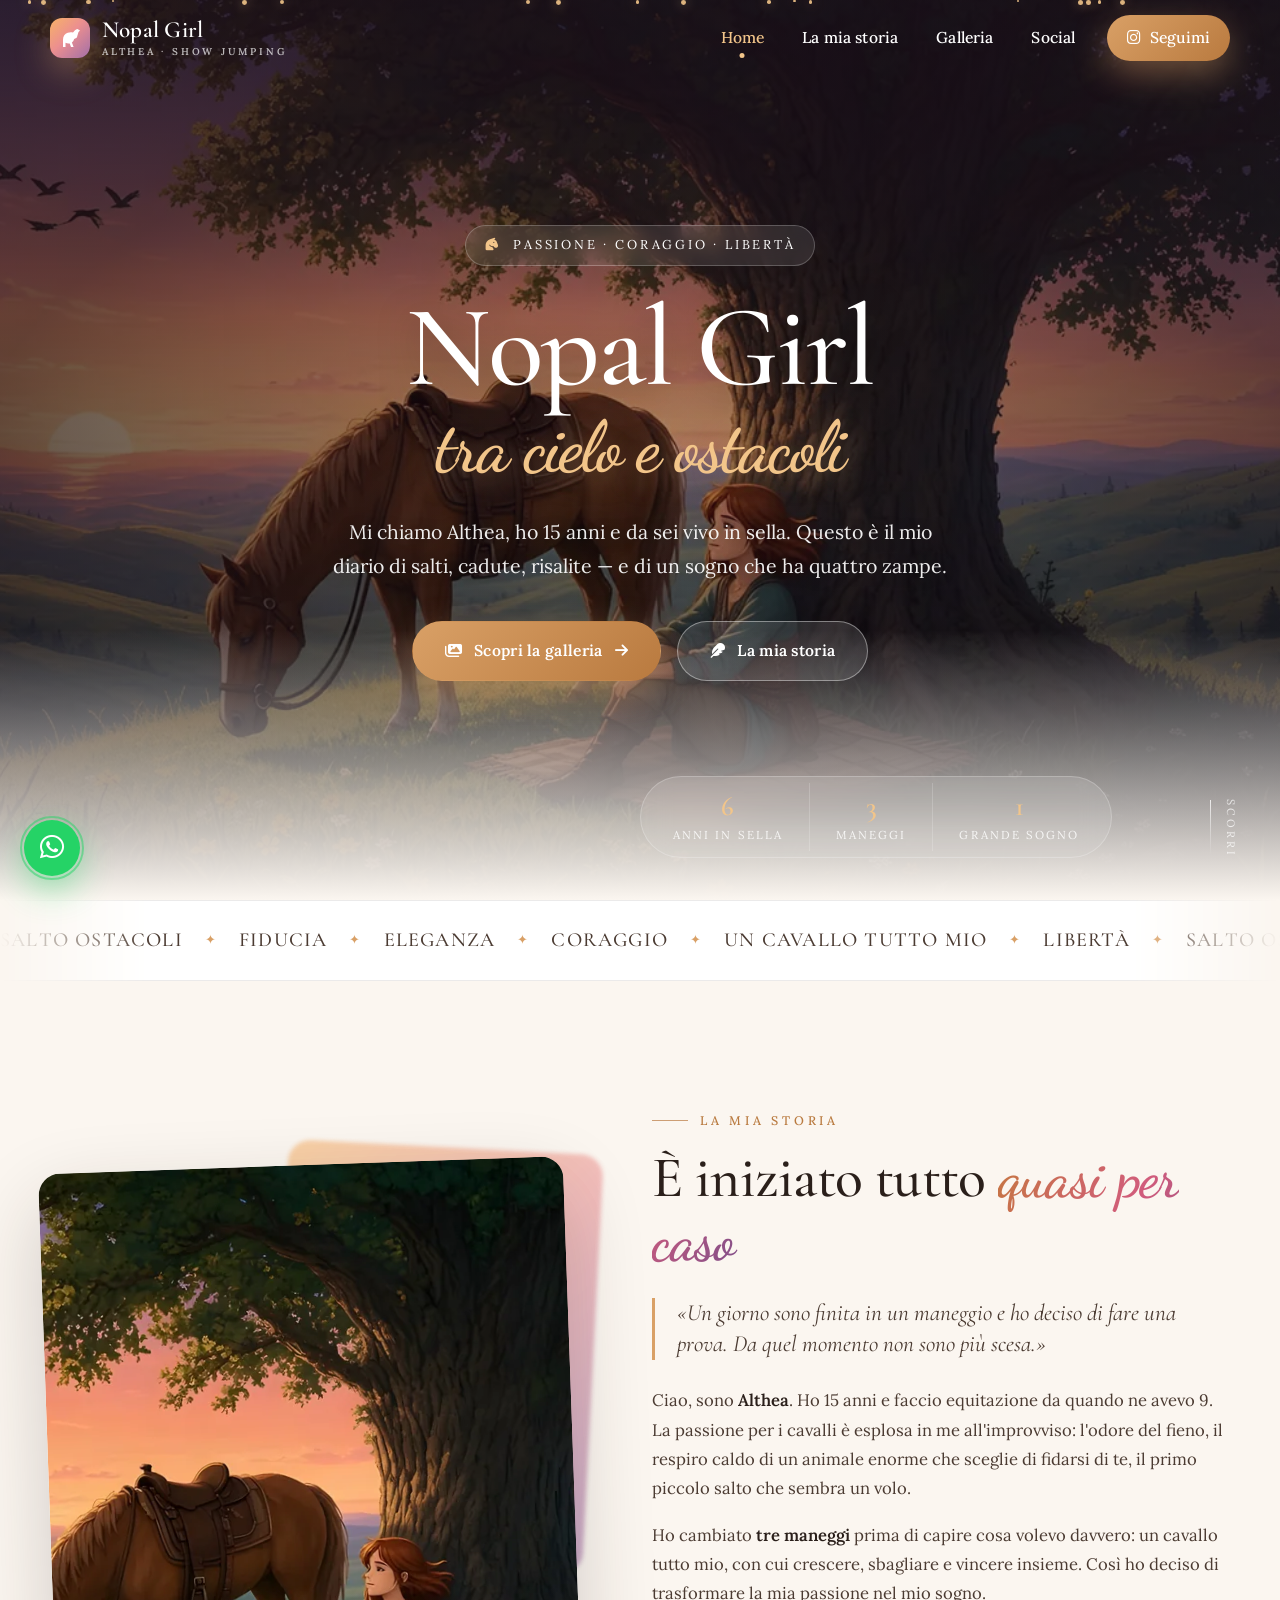
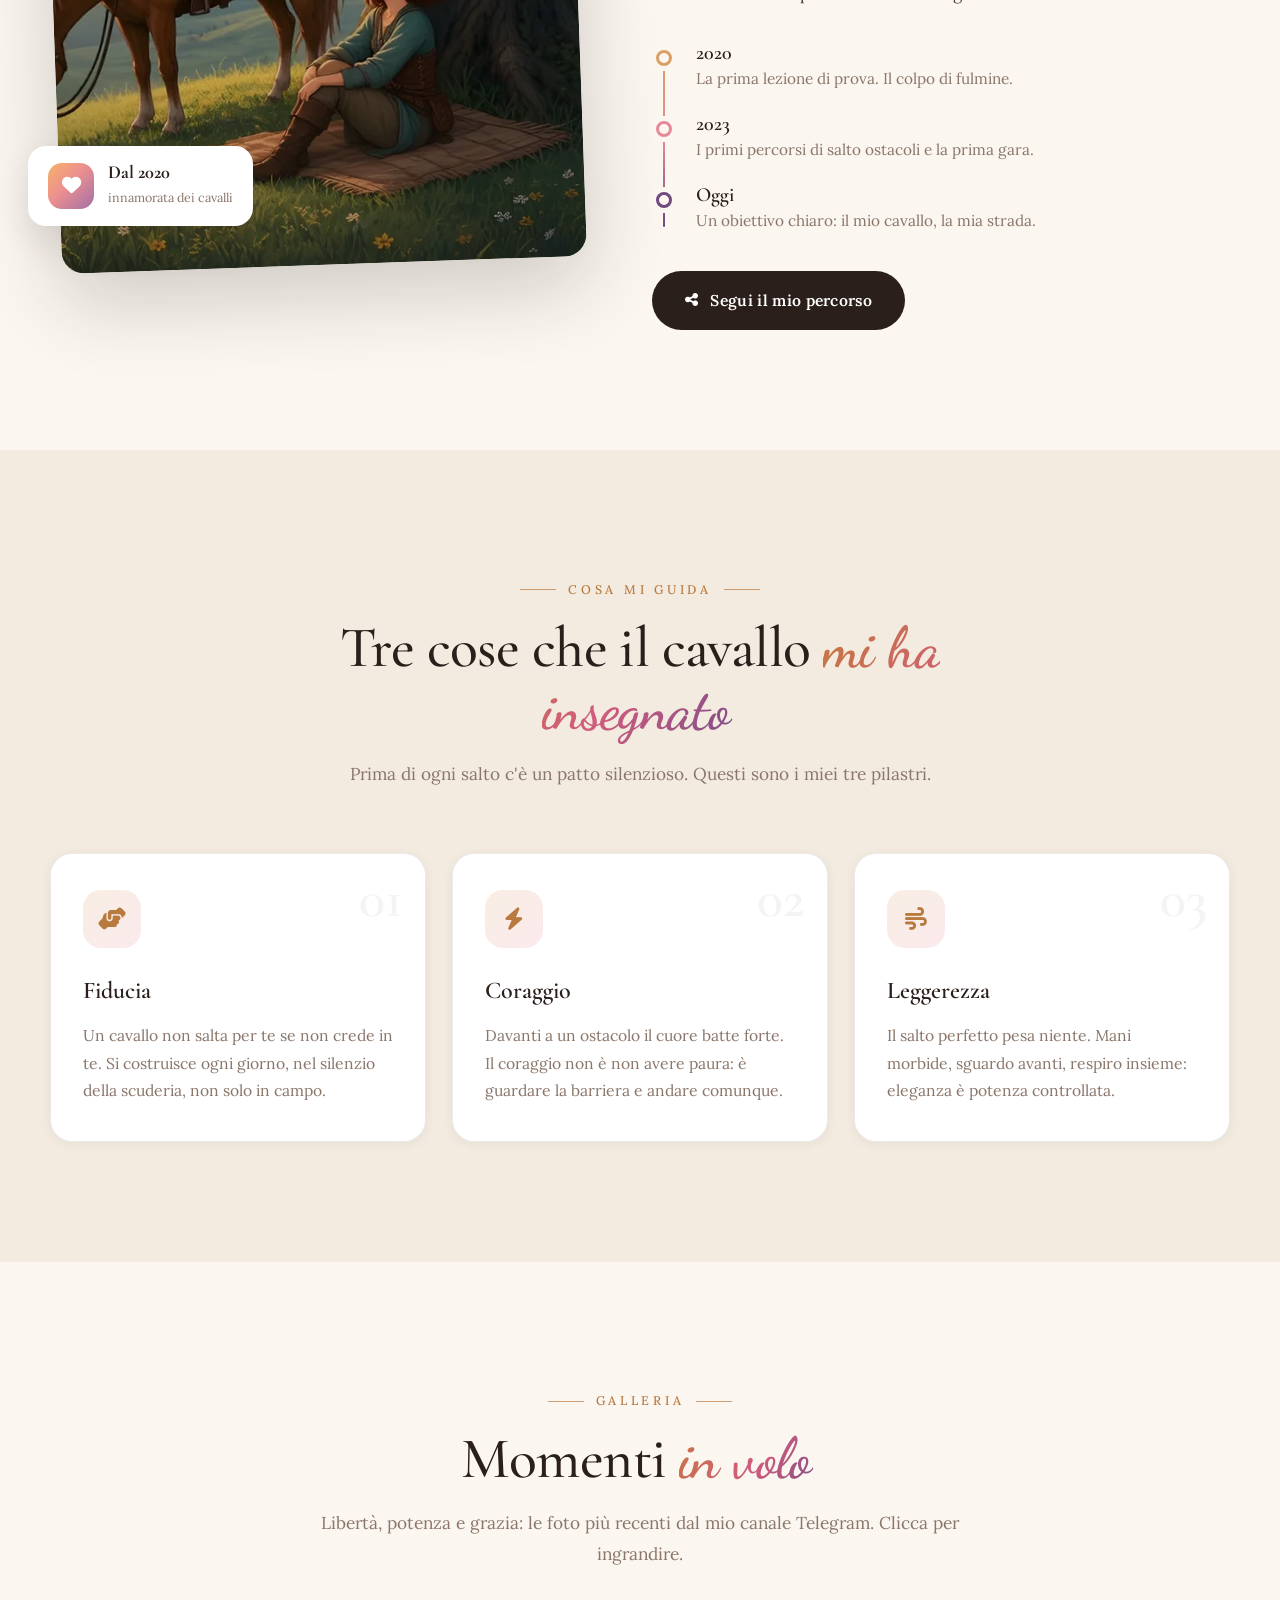
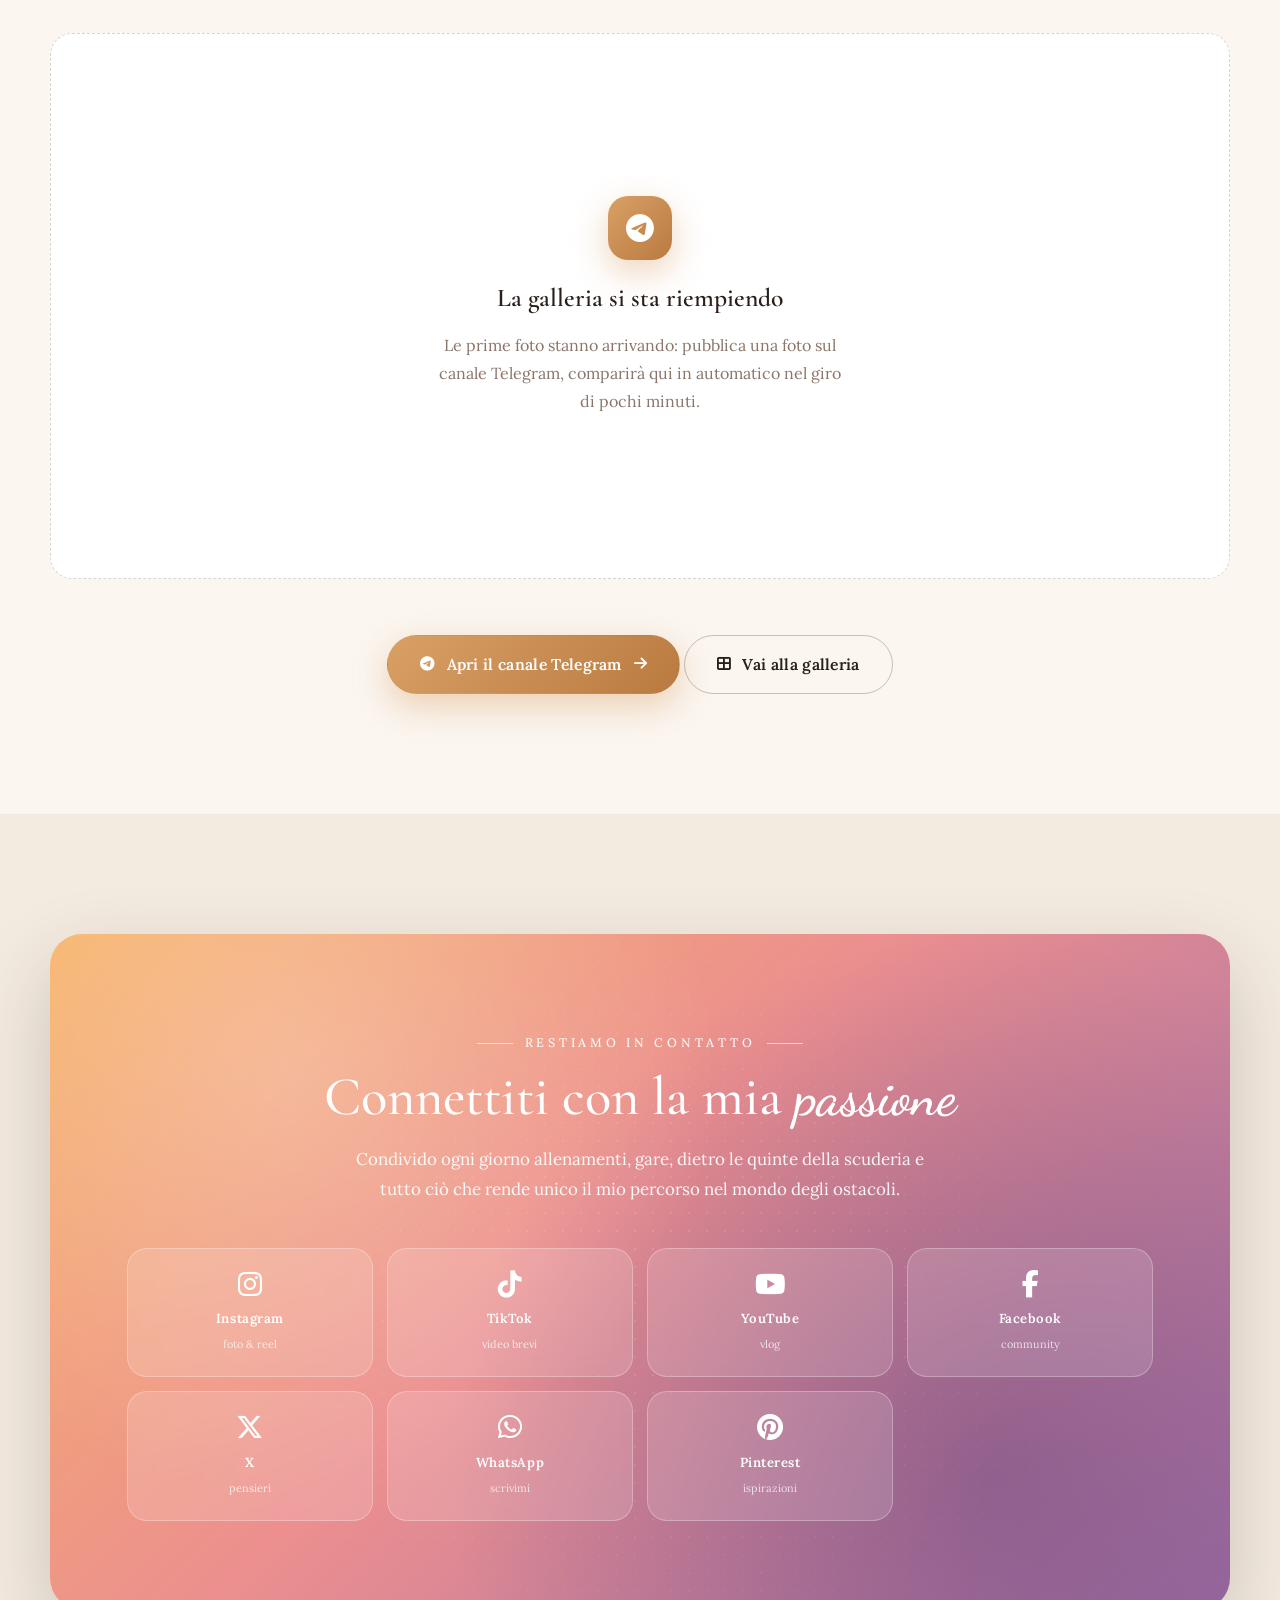
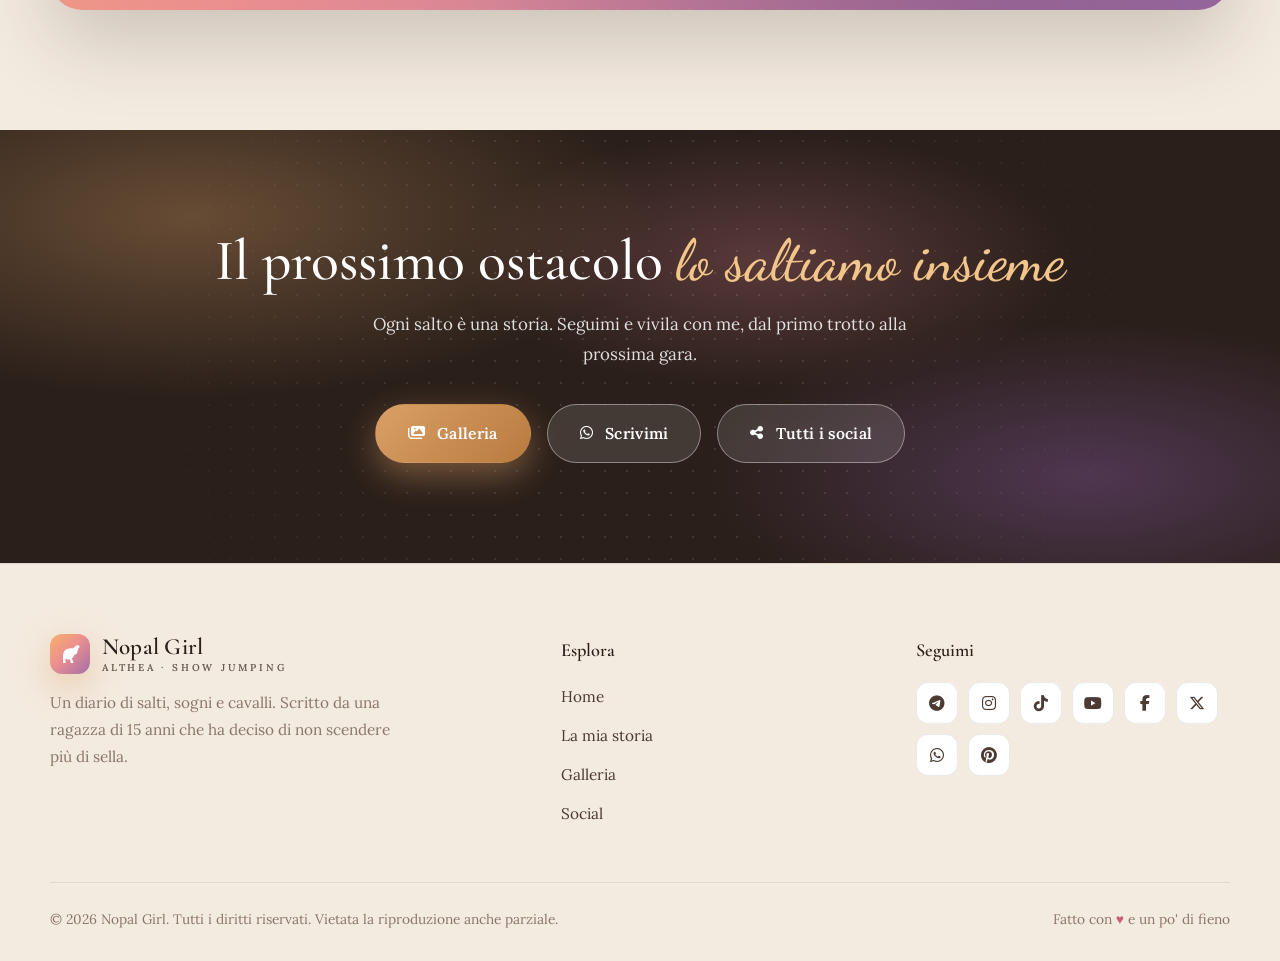
<file: index.html>
<!DOCTYPE html>
<!-- © 2026 Nopal Girl — Tutti i diritti riservati. Vietati uso, copia e distribuzione. Vedi LICENSE. -->
<html lang="it">
<head>
  <meta charset="UTF-8">
  <meta name="viewport" content="width=device-width, initial-scale=1.0">
  <title>Nopal Girl — Althea, passione per i cavalli e il salto ostacoli</title>
  <meta name="description" content="Nopal Girl è Althea: 15 anni, sei di equitazione e un sogno grande quanto un cavallo tutto suo. Scopri la sua storia, la galleria e seguila sui social.">
  <meta name="author" content="Althea — Nopal Girl">
  <meta name="theme-color" content="#2a1f1a">
  <link rel="icon" href="data:image/svg+xml,<svg xmlns=%22http://www.w3.org/2000/svg%22 viewBox=%220 0 100 100%22><text y=%22.9em%22 font-size=%2290%22>🐎</text></svg>">

  <meta property="og:type" content="website">
  <meta property="og:locale" content="it_IT">
  <meta property="og:site_name" content="Nopal Girl">
  <meta property="og:title" content="Nopal Girl — Passione per i cavalli e il salto ostacoli">
  <meta property="og:description" content="La storia di Althea, 15 anni, tra maneggi, salti e il sogno di un cavallo tutto suo.">
  <meta property="og:image" content="assets/videos/video-poster.jpg">
  <meta name="twitter:card" content="summary_large_image">

  <!-- Poster 4K: il browser scarica solo la variante adatta allo schermo -->
  <link rel="preload" as="image" type="image/webp" fetchpriority="high"
        href="assets/videos/video-poster-1920.webp"
        imagesrcset="assets/videos/video-poster-1280.webp 1280w, assets/videos/video-poster-1920.webp 1920w, assets/videos/video-poster-2560.webp 2560w, assets/videos/video-poster-3840.webp 3840w"
        imagesizes="100vw">
  <link rel="preconnect" href="https://fonts.googleapis.com">
  <link rel="preconnect" href="https://fonts.gstatic.com" crossorigin>
  <link href="https://fonts.googleapis.com/css2?family=Cormorant+Garamond:ital,wght@0,500;0,600;1,500&family=Dancing+Script:wght@600;700&family=Lora:ital,wght@0,400;0,500;0,600;1,400&display=swap" rel="stylesheet">
  <link rel="stylesheet" href="https://cdnjs.cloudflare.com/ajax/libs/font-awesome/6.5.2/css/all.min.css">
  <link rel="stylesheet" href="assets/css/style.css">

  <script type="application/ld+json">
  {
    "@context": "https://schema.org",
    "@type": "Person",
    "name": "Althea",
    "alternateName": "Nopal Girl",
    "description": "Giovane amazzone italiana appassionata di salto ostacoli.",
    "sameAs": [
      "https://instagram.com/nopalgirl",
      "https://youtube.com/nopalgirl",
      "https://tiktok.com/@nopalgirl"
    ]
  }
  </script>
</head>
<body>
  <a href="#main" class="skip-link">Vai al contenuto principale</a>
  <div class="progress" aria-hidden="true"></div>

  <!-- Navigation -->
  <nav class="nav" aria-label="Menu principale">
    <div class="nav-inner">
      <a href="index.html" class="logo" aria-label="Nopal Girl — Home">
        <span class="logo-mark" aria-hidden="true">
          <svg viewBox="0 0 24 24"><path d="M19.5 3c-1.2.2-2.4.9-3.2 1.9L15 6.5c-1.7-.4-3.6-.3-5.3.3C6.8 7.8 5 10.4 5 13.4V21h2.5v-4.2c.9.5 1.9.8 3 .8h1.2l1.3 3.4h2.6l-1.7-4.5c1.1-.8 1.9-2 2.2-3.4l1.6-.8c.9-.5 1.5-1.4 1.6-2.4L20.5 6 22 4.5 19.5 3z"/></svg>
        </span>
        <span>Nopal Girl<small>Althea · Show jumping</small></span>
      </a>
      <button class="mobile-toggle" aria-label="Apri menu" aria-expanded="false" aria-controls="navLinks">
        <span></span><span></span><span></span>
      </button>
      <ul class="nav-links" id="navLinks">
        <li><a href="index.html" class="active">Home</a></li>
        <li><a href="index.html#storia">La mia storia</a></li>
        <li><a href="gallery.html">Galleria</a></li>
        <li><a href="social.html">Social</a></li>
        <li><a href="social.html" class="nav-cta"><i class="fab fa-instagram"></i>&nbsp; Seguimi</a></li>
      </ul>
    </div>
  </nav>

  <main id="main">
    <!-- ============ HERO ============ -->
    <section class="hero" aria-labelledby="hero-title">
      <div class="hero-video" aria-hidden="true">
        <picture>
          <source type="image/webp" sizes="100vw"
                  srcset="assets/videos/video-poster-1280.webp 1280w, assets/videos/video-poster-1920.webp 1920w, assets/videos/video-poster-2560.webp 2560w, assets/videos/video-poster-3840.webp 3840w">
          <img class="poster" src="assets/videos/video-poster.jpg" alt="" decoding="async" fetchpriority="high"
               srcset="assets/videos/video-poster-1920.jpg 1920w, assets/videos/video-poster.jpg 3840w" sizes="100vw">
        </picture>
        <video muted loop playsinline autoplay preload="auto" poster="assets/videos/video-poster-1920.jpg">
          <source src="assets/videos/video.mp4" type="video/mp4">
        </video>
      </div>
      <div class="hero-overlay" aria-hidden="true"></div>
      <div class="hero-vignette" aria-hidden="true"></div>

      <div class="hero-content">
        <span class="hero-kicker"><i class="fas fa-horse-head"></i> Passione · Coraggio · Libertà</span>
        <h1 id="hero-title">Nopal Girl<span class="script">tra cielo e ostacoli</span></h1>
        <p class="lead">
          Mi chiamo Althea, ho 15 anni e da sei vivo in sella. Questo è il mio diario
          di salti, cadute, risalite — e di un sogno che ha quattro zampe.
        </p>
        <div class="btn-row">
          <a href="gallery.html" class="btn btn-primary"><i class="fas fa-images"></i> Scopri la galleria <i class="fas fa-arrow-right"></i></a>
          <a href="#storia" class="btn btn-ghost"><i class="fas fa-feather"></i> La mia storia</a>
        </div>
      </div>

      <div class="hero-stats" aria-label="In numeri">
        <div><strong>6</strong><span>anni in sella</span></div>
        <div><strong>3</strong><span>maneggi</span></div>
        <div><strong>1</strong><span>grande sogno</span></div>
      </div>
      <span class="scroll-hint" aria-hidden="true">scorri</span>
    </section>

    <!-- ============ MARQUEE ============ -->
    <div class="marquee" aria-hidden="true">
      <div class="marquee-track">
        <span>Salto ostacoli</span><span>Fiducia</span><span>Eleganza</span><span>Coraggio</span><span>Un cavallo tutto mio</span><span>Libertà</span>
        <span>Salto ostacoli</span><span>Fiducia</span><span>Eleganza</span><span>Coraggio</span><span>Un cavallo tutto mio</span><span>Libertà</span>
      </div>
    </div>

    <!-- ============ STORIA ============ -->
    <section id="storia" class="section" aria-labelledby="storia-title">
      <div class="container about-grid">
        <div class="about-visual reveal-left">
          <div class="about-frame">
            <picture>
              <source type="image/webp" sizes="(max-width: 860px) 420px, 600px"
                      srcset="assets/videos/video-poster-1280.webp 1280w, assets/videos/video-poster-1920.webp 1920w, assets/videos/video-poster-2560.webp 2560w, assets/videos/video-poster-3840.webp 3840w">
              <img src="assets/videos/video-poster-1920.jpg" alt="Althea seduta sotto una quercia accanto al suo cavallo al tramonto" loading="lazy" decoding="async"
                   srcset="assets/videos/video-poster-1920.jpg 1920w, assets/videos/video-poster.jpg 3840w" sizes="(max-width: 860px) 420px, 600px">
            </picture>
          </div>
          <div class="about-badge">
            <span class="ic"><i class="fas fa-heart"></i></span>
            <div><strong>Dal 2020</strong><span>innamorata dei cavalli</span></div>
          </div>
        </div>

        <div class="about-copy reveal">
          <span class="eyebrow">La mia storia</span>
          <h2 id="storia-title" class="h2">È iniziato tutto <em>quasi per caso</em></h2>
          <blockquote class="quote">
            «Un giorno sono finita in un maneggio e ho deciso di fare una prova.
            Da quel momento non sono più scesa.»
          </blockquote>
          <p>
            Ciao, sono <strong>Althea</strong>. Ho 15 anni e faccio equitazione da quando ne avevo 9.
            La passione per i cavalli è esplosa in me all'improvviso: l'odore del fieno,
            il respiro caldo di un animale enorme che sceglie di fidarsi di te, il primo
            piccolo salto che sembra un volo.
          </p>
          <p>
            Ho cambiato <strong>tre maneggi</strong> prima di capire cosa volevo davvero:
            un cavallo tutto mio, con cui crescere, sbagliare e vincere insieme.
            Così ho deciso di trasformare la mia passione nel mio sogno.
          </p>

          <ol class="timeline">
            <li><span class="year">2020</span><span class="what">La prima lezione di prova. Il colpo di fulmine.</span></li>
            <li><span class="year">2023</span><span class="what">I primi percorsi di salto ostacoli e la prima gara.</span></li>
            <li><span class="year">Oggi</span><span class="what">Un obiettivo chiaro: il mio cavallo, la mia strada.</span></li>
          </ol>

          <div class="btn-row" style="justify-content:flex-start">
            <a href="social.html" class="btn btn-dark"><i class="fas fa-share-nodes"></i> Segui il mio percorso</a>
          </div>
        </div>
      </div>
    </section>

    <!-- ============ VALORI ============ -->
    <section class="section section-alt" aria-labelledby="valori-title">
      <div class="container">
        <div class="section-head reveal">
          <span class="eyebrow center">Cosa mi guida</span>
          <h2 id="valori-title">Tre cose che il cavallo <em>mi ha insegnato</em></h2>
          <p>Prima di ogni salto c'è un patto silenzioso. Questi sono i miei tre pilastri.</p>
        </div>
        <div class="values" data-stagger>
          <article class="value reveal">
            <span class="num" aria-hidden="true">01</span>
            <span class="ic"><i class="fas fa-handshake-angle"></i></span>
            <h3>Fiducia</h3>
            <p>Un cavallo non salta per te se non crede in te. Si costruisce ogni giorno, nel silenzio della scuderia, non solo in campo.</p>
          </article>
          <article class="value reveal">
            <span class="num" aria-hidden="true">02</span>
            <span class="ic"><i class="fas fa-bolt"></i></span>
            <h3>Coraggio</h3>
            <p>Davanti a un ostacolo il cuore batte forte. Il coraggio non è non avere paura: è guardare la barriera e andare comunque.</p>
          </article>
          <article class="value reveal">
            <span class="num" aria-hidden="true">03</span>
            <span class="ic"><i class="fas fa-wind"></i></span>
            <h3>Leggerezza</h3>
            <p>Il salto perfetto pesa niente. Mani morbide, sguardo avanti, respiro insieme: eleganza è potenza controllata.</p>
          </article>
        </div>
      </div>
    </section>

    <!-- ============ GALLERIA ============ -->
    <section id="gallery" class="section" aria-labelledby="gallery-title">
      <div class="container">
        <div class="section-head reveal">
          <span class="eyebrow center">Galleria</span>
          <h2 id="gallery-title">Momenti <em>in volo</em></h2>
          <p>Libertà, potenza e grazia: le foto più recenti dal mio canale Telegram. Clicca per ingrandire.</p>
          <p id="gallery-meta" class="gallery-meta" aria-live="polite"></p>
        </div>
        <div id="gallery-grid" class="gallery-grid" data-src="assets/data/photos.json" data-limit="6" aria-busy="true"></div>
        <p class="gallery-note reveal">
          <a data-secret="photos" href="#" class="btn btn-primary" target="_blank" rel="noopener"><i class="fab fa-telegram"></i> Apri il canale Telegram <i class="fas fa-arrow-right"></i></a>
          <a href="gallery.html" class="btn btn-outline"><i class="fas fa-border-all"></i> Vai alla galleria</a>
        </p>
      </div>
    </section>

    <!-- ============ SOCIAL ============ -->
    <section id="social" class="section section-alt" aria-labelledby="social-title">
      <div class="container">
        <div class="social-hero reveal-scale">
          <span class="eyebrow center">Restiamo in contatto</span>
          <h2 id="social-title">Connettiti con la mia <em>passione</em></h2>
          <p>
            Condivido ogni giorno allenamenti, gare, dietro le quinte della scuderia
            e tutto ciò che rende unico il mio percorso nel mondo degli ostacoli.
          </p>
          <div class="social-icons" data-stagger>
            <a href="https://instagram.com/nopalgirl" class="social-link reveal" target="_blank" rel="noopener"><i class="fab fa-instagram"></i><span>Instagram</span><small>foto & reel</small></a>
            <a href="https://tiktok.com/@nopalgirl" class="social-link reveal" target="_blank" rel="noopener"><i class="fab fa-tiktok"></i><span>TikTok</span><small>video brevi</small></a>
            <a href="https://youtube.com/nopalgirl" class="social-link reveal" target="_blank" rel="noopener"><i class="fab fa-youtube"></i><span>YouTube</span><small>vlog</small></a>
            <a href="https://facebook.com/nopalgirl" class="social-link reveal" target="_blank" rel="noopener"><i class="fab fa-facebook-f"></i><span>Facebook</span><small>community</small></a>
            <a href="https://x.com/nopalgirl" class="social-link reveal" target="_blank" rel="noopener"><i class="fab fa-x-twitter"></i><span>X</span><small>pensieri</small></a>
            <a data-secret="whatsapp" href="#" class="social-link reveal" target="_blank" rel="noopener"><i class="fab fa-whatsapp"></i><span>WhatsApp</span><small>scrivimi</small></a>
            <a href="https://pinterest.com/nopalgirl" class="social-link reveal" target="_blank" rel="noopener"><i class="fab fa-pinterest"></i><span>Pinterest</span><small>ispirazioni</small></a>
          </div>
        </div>
      </div>
    </section>

    <!-- ============ CTA ============ -->
    <section class="cta-strip" aria-labelledby="cta-title">
      <div class="container reveal">
        <h2 id="cta-title">Il prossimo ostacolo <em>lo saltiamo insieme</em></h2>
        <p>Ogni salto è una storia. Seguimi e vivila con me, dal primo trotto alla prossima gara.</p>
        <div class="btn-row">
          <a href="gallery.html" class="btn btn-primary"><i class="fas fa-images"></i> Galleria</a>
          <a data-secret="whatsapp" href="#" class="btn btn-ghost" target="_blank" rel="noopener"><i class="fab fa-whatsapp"></i> Scrivimi</a>
          <a href="social.html" class="btn btn-ghost"><i class="fas fa-share-nodes"></i> Tutti i social</a>
        </div>
      </div>
    </section>
  </main>

  <!-- ============ FOOTER ============ -->
  <footer class="footer">
    <div class="container">
      <div class="footer-grid">
        <div class="footer-brand">
          <a href="index.html" class="logo" style="color:var(--ink)">
            <span class="logo-mark" aria-hidden="true">
              <svg viewBox="0 0 24 24"><path d="M19.5 3c-1.2.2-2.4.9-3.2 1.9L15 6.5c-1.7-.4-3.6-.3-5.3.3C6.8 7.8 5 10.4 5 13.4V21h2.5v-4.2c.9.5 1.9.8 3 .8h1.2l1.3 3.4h2.6l-1.7-4.5c1.1-.8 1.9-2 2.2-3.4l1.6-.8c.9-.5 1.5-1.4 1.6-2.4L20.5 6 22 4.5 19.5 3z"/></svg>
            </span>
            <span>Nopal Girl<small>Althea · Show jumping</small></span>
          </a>
          <p>Un diario di salti, sogni e cavalli. Scritto da una ragazza di 15 anni che ha deciso di non scendere più di sella.</p>
        </div>
        <div>
          <h4>Esplora</h4>
          <ul class="footer-links">
            <li><a href="index.html">Home</a></li>
            <li><a href="index.html#storia">La mia storia</a></li>
            <li><a href="gallery.html">Galleria</a></li>
            <li><a href="social.html">Social</a></li>
          </ul>
        </div>
        <div>
          <h4>Seguimi</h4>
          <div class="footer-social">
            <a data-secret="photos" href="#" target="_blank" rel="noopener" aria-label="Telegram"><i class="fab fa-telegram"></i></a>
            <a href="https://instagram.com/nopalgirl" target="_blank" rel="noopener" aria-label="Instagram"><i class="fab fa-instagram"></i></a>
            <a href="https://tiktok.com/@nopalgirl" target="_blank" rel="noopener" aria-label="TikTok"><i class="fab fa-tiktok"></i></a>
            <a href="https://youtube.com/nopalgirl" target="_blank" rel="noopener" aria-label="YouTube"><i class="fab fa-youtube"></i></a>
            <a href="https://facebook.com/nopalgirl" target="_blank" rel="noopener" aria-label="Facebook"><i class="fab fa-facebook-f"></i></a>
            <a href="https://x.com/nopalgirl" target="_blank" rel="noopener" aria-label="X"><i class="fab fa-x-twitter"></i></a>
            <a data-secret="whatsapp" href="#" target="_blank" rel="noopener" aria-label="WhatsApp"><i class="fab fa-whatsapp"></i></a>
            <a href="https://pinterest.com/nopalgirl" target="_blank" rel="noopener" aria-label="Pinterest"><i class="fab fa-pinterest"></i></a>
          </div>
        </div>
      </div>
      <div class="footer-bottom">
        <span>&copy; <span data-year>2026</span> Nopal Girl. Tutti i diritti riservati. Vietata la riproduzione anche parziale.</span>
        <span>Fatto con <span class="heart">♥</span> e un po' di fieno</span>
      </div>
    </div>
  </footer>

  <a data-secret="whatsapp" href="#" class="wa-float" target="_blank" rel="noopener" aria-label="Scrivimi su WhatsApp"><i class="fab fa-whatsapp"></i></a>
  <div class="print-notice">Nopal Girl — Contenuti protetti da copyright. Stampa e riproduzione vietate.</div>
  <button class="to-top" aria-label="Torna su"><i class="fas fa-arrow-up"></i></button>

  <script src="assets/js/main.js"></script>
</body>
</html>
</file>
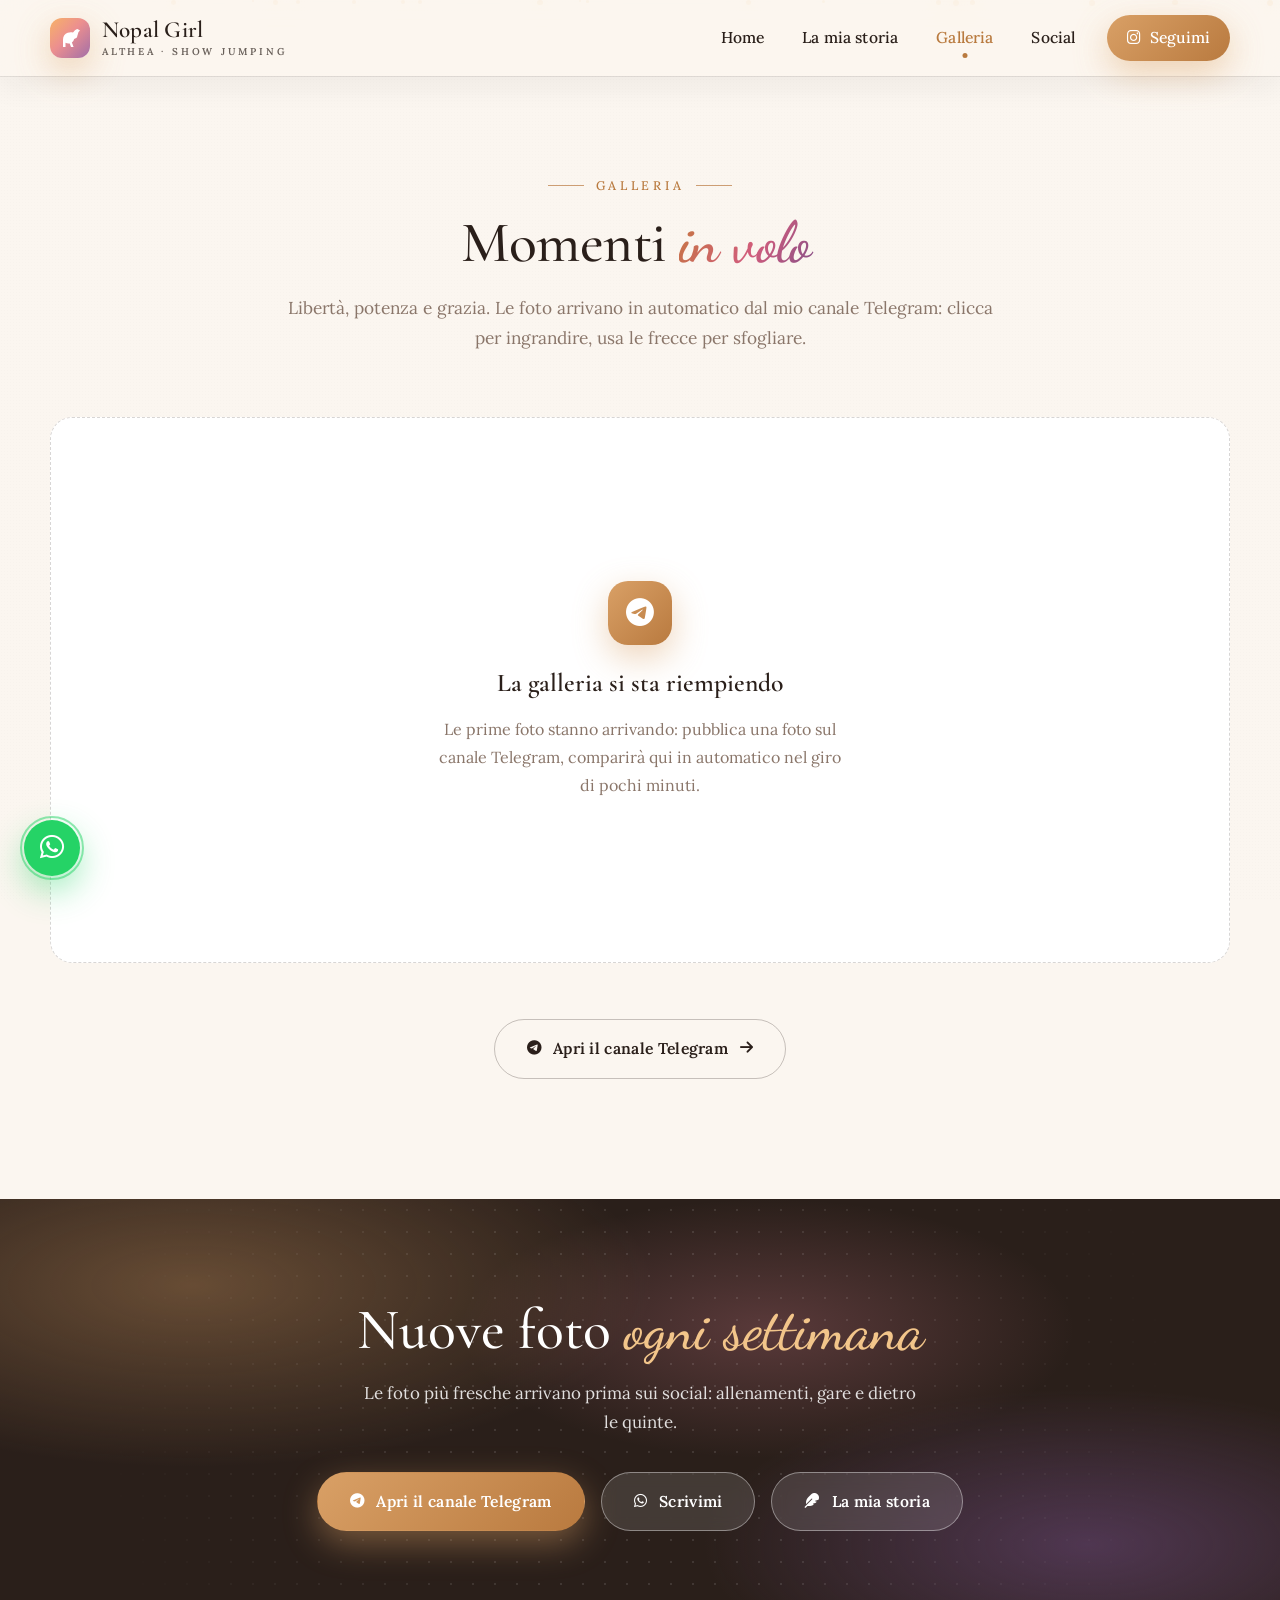
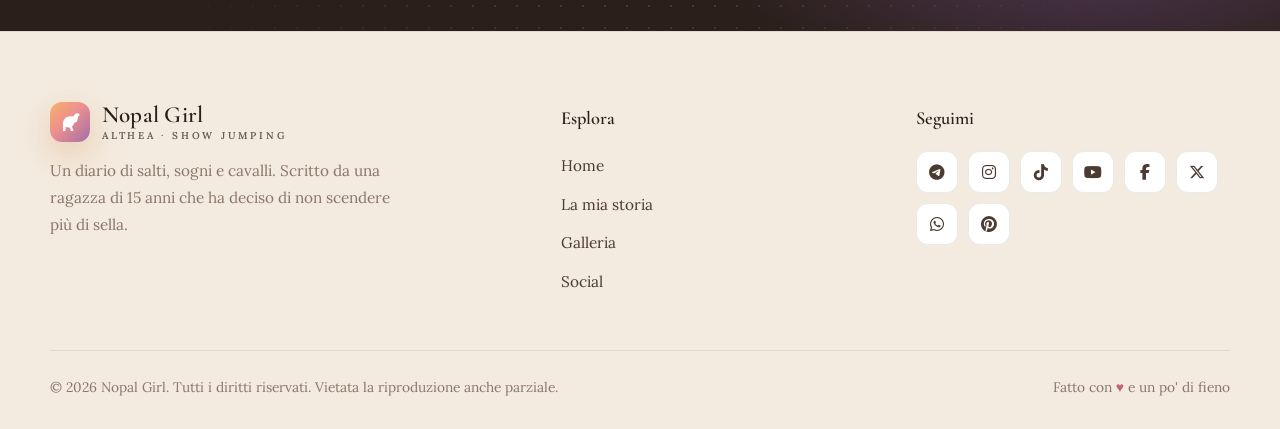
<file: gallery.html>
<!DOCTYPE html>
<!-- © 2026 Nopal Girl — Tutti i diritti riservati. Vietati uso, copia e distribuzione. Vedi LICENSE. -->
<html lang="it">
<head>
  <meta charset="UTF-8">
  <meta name="viewport" content="width=device-width, initial-scale=1.0">
  <title>Galleria — Nopal Girl</title>
  <meta name="description" content="La galleria di Nopal Girl: salti, gare, allenamenti e momenti di complicità tra Althea e i suoi cavalli, dal suo canale Telegram.">
  <meta name="theme-color" content="#fbf6f0">
  <link rel="icon" href="data:image/svg+xml,<svg xmlns=%22http://www.w3.org/2000/svg%22 viewBox=%220 0 100 100%22><text y=%22.9em%22 font-size=%2290%22>🐎</text></svg>">
  <meta property="og:type" content="website">
  <meta property="og:locale" content="it_IT">
  <meta property="og:title" content="Galleria — Nopal Girl">
  <meta property="og:description" content="Momenti in volo: la galleria di foto di Althea.">
  <meta property="og:image" content="assets/videos/video-poster.jpg">
  <link rel="preconnect" href="https://fonts.googleapis.com">
  <link rel="preconnect" href="https://fonts.gstatic.com" crossorigin>
  <link href="https://fonts.googleapis.com/css2?family=Cormorant+Garamond:ital,wght@0,500;0,600;1,500&family=Dancing+Script:wght@600;700&family=Lora:ital,wght@0,400;0,500;0,600;1,400&display=swap" rel="stylesheet">
  <link rel="stylesheet" href="https://cdnjs.cloudflare.com/ajax/libs/font-awesome/6.5.2/css/all.min.css">
  <link rel="stylesheet" href="assets/css/style.css">
</head>
<body>
  <a href="#main" class="skip-link">Vai al contenuto principale</a>
  <div class="progress" aria-hidden="true"></div>

  <nav class="nav" aria-label="Menu principale">
    <div class="nav-inner">
      <a href="index.html" class="logo" aria-label="Nopal Girl — Home">
        <span class="logo-mark" aria-hidden="true">
          <svg viewBox="0 0 24 24"><path d="M19.5 3c-1.2.2-2.4.9-3.2 1.9L15 6.5c-1.7-.4-3.6-.3-5.3.3C6.8 7.8 5 10.4 5 13.4V21h2.5v-4.2c.9.5 1.9.8 3 .8h1.2l1.3 3.4h2.6l-1.7-4.5c1.1-.8 1.9-2 2.2-3.4l1.6-.8c.9-.5 1.5-1.4 1.6-2.4L20.5 6 22 4.5 19.5 3z"/></svg>
        </span>
        <span>Nopal Girl<small>Althea · Show jumping</small></span>
      </a>
      <button class="mobile-toggle" aria-label="Apri menu" aria-expanded="false" aria-controls="navLinks">
        <span></span><span></span><span></span>
      </button>
      <ul class="nav-links" id="navLinks">
        <li><a href="index.html">Home</a></li>
        <li><a href="index.html#storia">La mia storia</a></li>
        <li><a href="gallery.html" class="active">Galleria</a></li>
        <li><a href="social.html">Social</a></li>
        <li><a href="social.html" class="nav-cta"><i class="fab fa-instagram"></i>&nbsp; Seguimi</a></li>
      </ul>
    </div>
  </nav>

  <main id="main">
    <section id="gallery" class="section page-top" aria-labelledby="gallery-title">
      <div class="container">
        <div class="section-head reveal">
          <span class="eyebrow center">Galleria</span>
          <h2 id="gallery-title">Momenti <em>in volo</em></h2>
          <p>
            Libertà, potenza e grazia. Le foto arrivano in automatico dal mio
            canale Telegram: clicca per ingrandire, usa le frecce per sfogliare.
          </p>
          <p id="gallery-meta" class="gallery-meta" aria-live="polite"></p>
        </div>
        <div id="gallery-grid" class="gallery-grid" data-src="assets/data/photos.json" aria-busy="true"></div>
        <p class="gallery-note reveal">
          <a data-secret="photos" href="#" class="btn btn-outline" target="_blank" rel="noopener"><i class="fab fa-telegram"></i> Apri il canale Telegram <i class="fas fa-arrow-right"></i></a>
        </p>
      </div>
    </section>

    <section class="cta-strip" aria-labelledby="cta-title">
      <div class="container reveal">
        <h2 id="cta-title">Nuove foto <em>ogni settimana</em></h2>
        <p>Le foto più fresche arrivano prima sui social: allenamenti, gare e dietro le quinte.</p>
        <div class="btn-row">
          <a data-secret="photos" href="#" class="btn btn-primary" target="_blank" rel="noopener"><i class="fab fa-telegram"></i> Apri il canale Telegram</a>
          <a data-secret="whatsapp" href="#" class="btn btn-ghost" target="_blank" rel="noopener"><i class="fab fa-whatsapp"></i> Scrivimi</a>
          <a href="index.html#storia" class="btn btn-ghost"><i class="fas fa-feather"></i> La mia storia</a>
        </div>
      </div>
    </section>
  </main>

  <footer class="footer">
    <div class="container">
      <div class="footer-grid">
        <div class="footer-brand">
          <a href="index.html" class="logo" style="color:var(--ink)">
            <span class="logo-mark" aria-hidden="true">
              <svg viewBox="0 0 24 24"><path d="M19.5 3c-1.2.2-2.4.9-3.2 1.9L15 6.5c-1.7-.4-3.6-.3-5.3.3C6.8 7.8 5 10.4 5 13.4V21h2.5v-4.2c.9.5 1.9.8 3 .8h1.2l1.3 3.4h2.6l-1.7-4.5c1.1-.8 1.9-2 2.2-3.4l1.6-.8c.9-.5 1.5-1.4 1.6-2.4L20.5 6 22 4.5 19.5 3z"/></svg>
            </span>
            <span>Nopal Girl<small>Althea · Show jumping</small></span>
          </a>
          <p>Un diario di salti, sogni e cavalli. Scritto da una ragazza di 15 anni che ha deciso di non scendere più di sella.</p>
        </div>
        <div>
          <h4>Esplora</h4>
          <ul class="footer-links">
            <li><a href="index.html">Home</a></li>
            <li><a href="index.html#storia">La mia storia</a></li>
            <li><a href="gallery.html">Galleria</a></li>
            <li><a href="social.html">Social</a></li>
          </ul>
        </div>
        <div>
          <h4>Seguimi</h4>
          <div class="footer-social">
            <a data-secret="photos" href="#" target="_blank" rel="noopener" aria-label="Telegram"><i class="fab fa-telegram"></i></a>
            <a href="https://instagram.com/nopalgirl" target="_blank" rel="noopener" aria-label="Instagram"><i class="fab fa-instagram"></i></a>
            <a href="https://tiktok.com/@nopalgirl" target="_blank" rel="noopener" aria-label="TikTok"><i class="fab fa-tiktok"></i></a>
            <a href="https://youtube.com/nopalgirl" target="_blank" rel="noopener" aria-label="YouTube"><i class="fab fa-youtube"></i></a>
            <a href="https://facebook.com/nopalgirl" target="_blank" rel="noopener" aria-label="Facebook"><i class="fab fa-facebook-f"></i></a>
            <a href="https://x.com/nopalgirl" target="_blank" rel="noopener" aria-label="X"><i class="fab fa-x-twitter"></i></a>
            <a data-secret="whatsapp" href="#" target="_blank" rel="noopener" aria-label="WhatsApp"><i class="fab fa-whatsapp"></i></a>
            <a href="https://pinterest.com/nopalgirl" target="_blank" rel="noopener" aria-label="Pinterest"><i class="fab fa-pinterest"></i></a>
          </div>
        </div>
      </div>
      <div class="footer-bottom">
        <span>&copy; <span data-year>2026</span> Nopal Girl. Tutti i diritti riservati. Vietata la riproduzione anche parziale.</span>
        <span>Fatto con <span class="heart">♥</span> e un po' di fieno</span>
      </div>
    </div>
  </footer>

  <a data-secret="whatsapp" href="#" class="wa-float" target="_blank" rel="noopener" aria-label="Scrivimi su WhatsApp"><i class="fab fa-whatsapp"></i></a>
  <div class="print-notice">Nopal Girl — Contenuti protetti da copyright. Stampa e riproduzione vietate.</div>
  <button class="to-top" aria-label="Torna su"><i class="fas fa-arrow-up"></i></button>

  <script src="assets/js/main.js"></script>
</body>
</html>
</file>
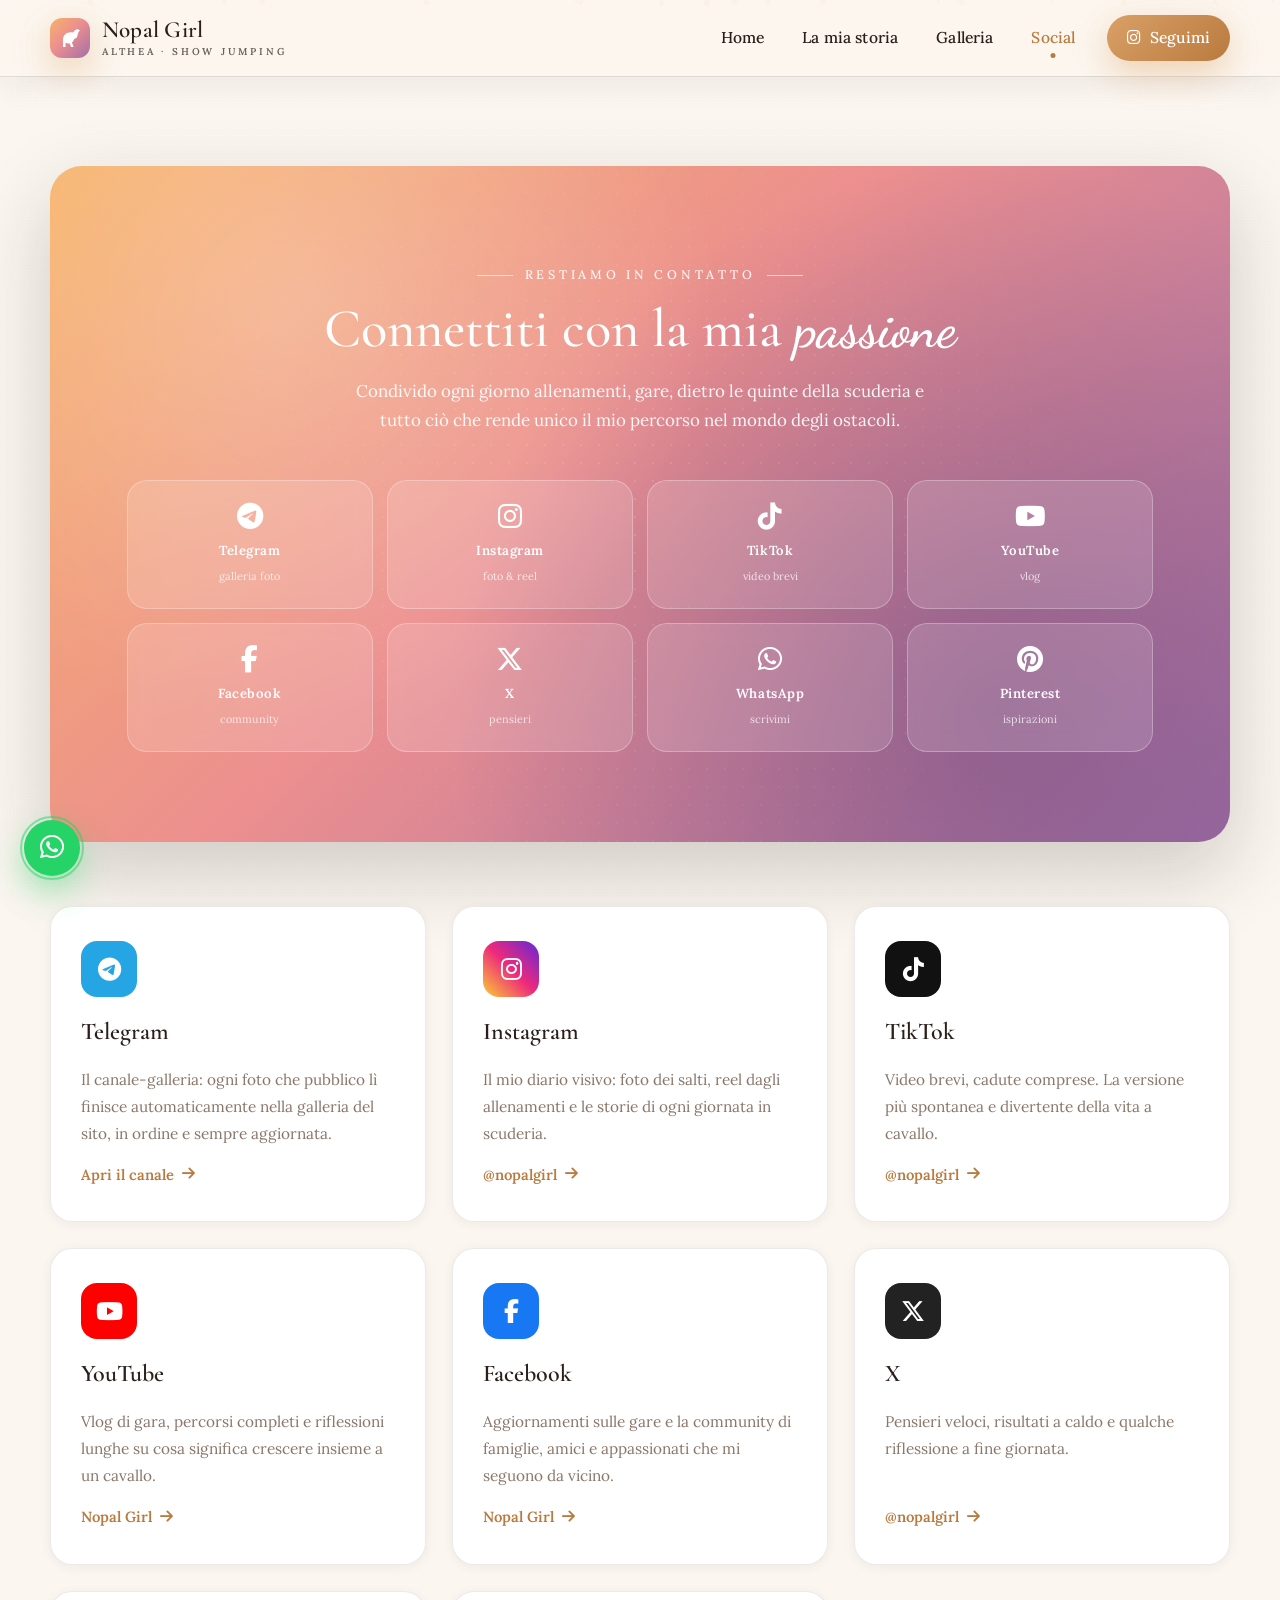
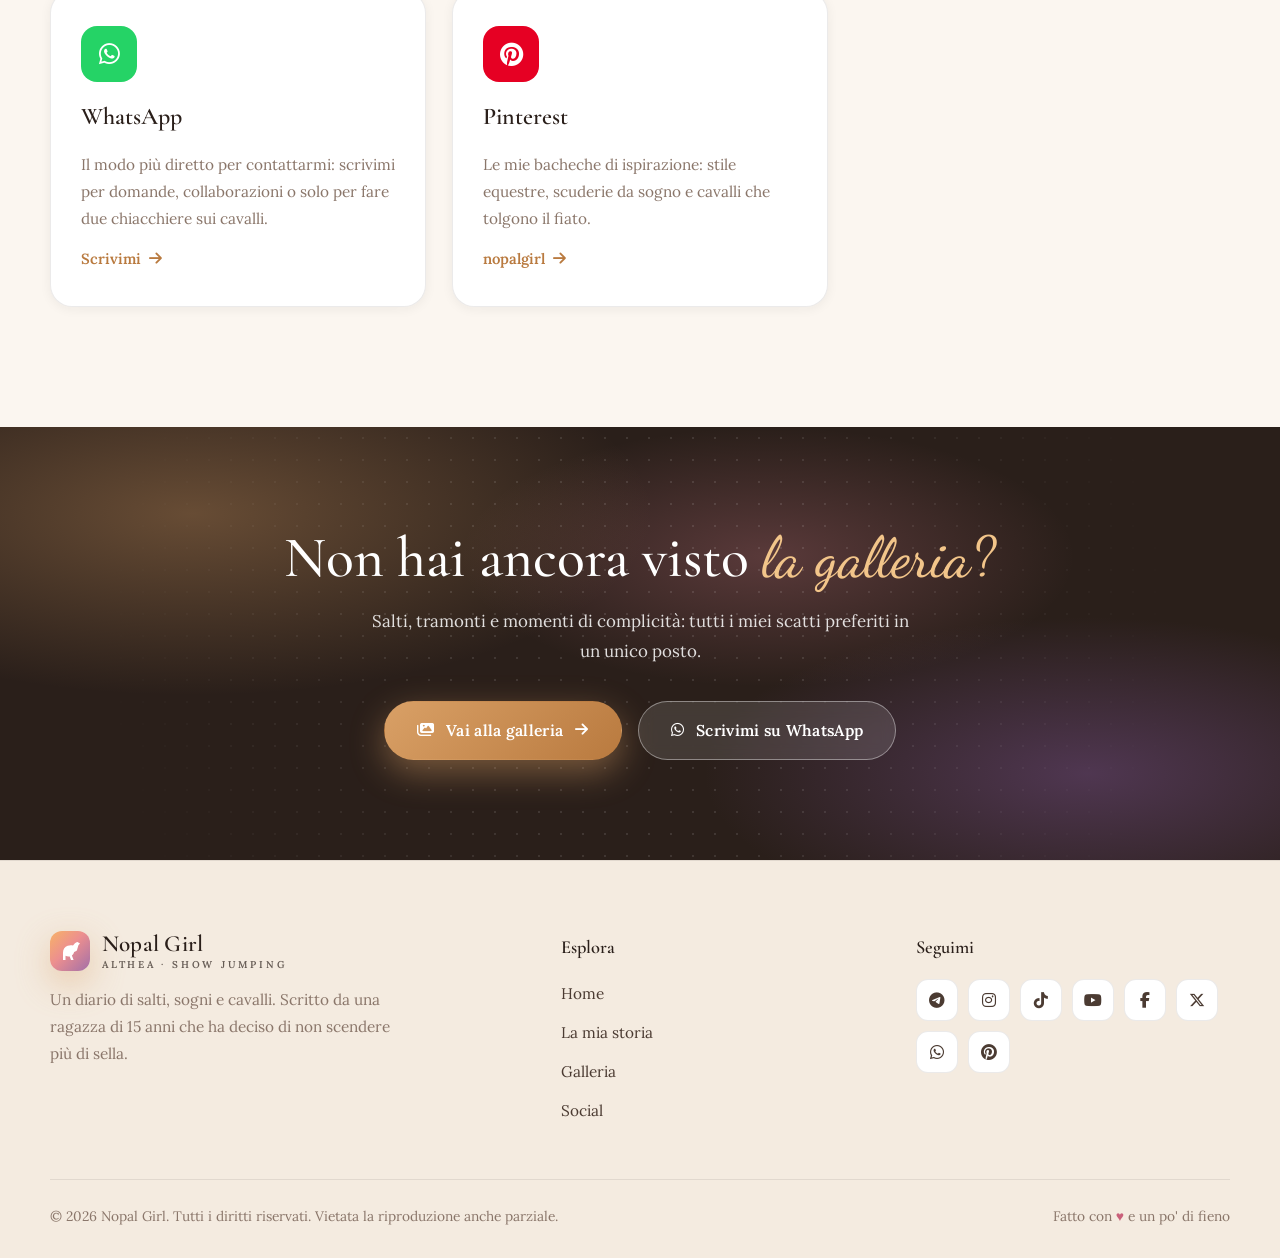
<file: social.html>
<!DOCTYPE html>
<!-- © 2026 Nopal Girl — Tutti i diritti riservati. Vietati uso, copia e distribuzione. Vedi LICENSE. -->
<html lang="it">
<head>
  <meta charset="UTF-8">
  <meta name="viewport" content="width=device-width, initial-scale=1.0">
  <title>Social — Nopal Girl</title>
  <meta name="description" content="Segui Nopal Girl su Instagram, TikTok, YouTube e gli altri social: allenamenti, gare e vita di scuderia. Contattami su WhatsApp.">
  <meta name="theme-color" content="#fbf6f0">
  <link rel="icon" href="data:image/svg+xml,<svg xmlns=%22http://www.w3.org/2000/svg%22 viewBox=%220 0 100 100%22><text y=%22.9em%22 font-size=%2290%22>🐎</text></svg>">
  <meta property="og:type" content="website">
  <meta property="og:locale" content="it_IT">
  <meta property="og:title" content="Social — Nopal Girl">
  <meta property="og:description" content="Connettiti con la passione di Althea per i cavalli.">
  <meta property="og:image" content="assets/videos/video-poster.jpg">
  <link rel="preconnect" href="https://fonts.googleapis.com">
  <link rel="preconnect" href="https://fonts.gstatic.com" crossorigin>
  <link href="https://fonts.googleapis.com/css2?family=Cormorant+Garamond:ital,wght@0,500;0,600;1,500&family=Dancing+Script:wght@600;700&family=Lora:ital,wght@0,400;0,500;0,600;1,400&display=swap" rel="stylesheet">
  <link rel="stylesheet" href="https://cdnjs.cloudflare.com/ajax/libs/font-awesome/6.5.2/css/all.min.css">
  <link rel="stylesheet" href="assets/css/style.css">
</head>
<body>
  <a href="#main" class="skip-link">Vai al contenuto principale</a>
  <div class="progress" aria-hidden="true"></div>

  <nav class="nav" aria-label="Menu principale">
    <div class="nav-inner">
      <a href="index.html" class="logo" aria-label="Nopal Girl — Home">
        <span class="logo-mark" aria-hidden="true">
          <svg viewBox="0 0 24 24"><path d="M19.5 3c-1.2.2-2.4.9-3.2 1.9L15 6.5c-1.7-.4-3.6-.3-5.3.3C6.8 7.8 5 10.4 5 13.4V21h2.5v-4.2c.9.5 1.9.8 3 .8h1.2l1.3 3.4h2.6l-1.7-4.5c1.1-.8 1.9-2 2.2-3.4l1.6-.8c.9-.5 1.5-1.4 1.6-2.4L20.5 6 22 4.5 19.5 3z"/></svg>
        </span>
        <span>Nopal Girl<small>Althea · Show jumping</small></span>
      </a>
      <button class="mobile-toggle" aria-label="Apri menu" aria-expanded="false" aria-controls="navLinks">
        <span></span><span></span><span></span>
      </button>
      <ul class="nav-links" id="navLinks">
        <li><a href="index.html">Home</a></li>
        <li><a href="index.html#storia">La mia storia</a></li>
        <li><a href="gallery.html">Galleria</a></li>
        <li><a href="social.html" class="active">Social</a></li>
        <li><a href="https://instagram.com/nopalgirl" class="nav-cta" target="_blank" rel="noopener"><i class="fab fa-instagram"></i>&nbsp; Seguimi</a></li>
      </ul>
    </div>
  </nav>

  <main id="main">
    <section id="social" class="section page-top" aria-labelledby="social-title">
      <div class="container">
        <div class="social-hero reveal-scale">
          <span class="eyebrow center">Restiamo in contatto</span>
          <h2 id="social-title">Connettiti con la mia <em>passione</em></h2>
          <p>
            Condivido ogni giorno allenamenti, gare, dietro le quinte della scuderia
            e tutto ciò che rende unico il mio percorso nel mondo degli ostacoli.
          </p>
          <div class="social-icons" data-stagger>
            <a data-secret="photos" href="#" class="social-link reveal" target="_blank" rel="noopener"><i class="fab fa-telegram"></i><span>Telegram</span><small>galleria foto</small></a>
            <a href="https://instagram.com/nopalgirl" class="social-link reveal" target="_blank" rel="noopener"><i class="fab fa-instagram"></i><span>Instagram</span><small>foto & reel</small></a>
            <a href="https://tiktok.com/@nopalgirl" class="social-link reveal" target="_blank" rel="noopener"><i class="fab fa-tiktok"></i><span>TikTok</span><small>video brevi</small></a>
            <a href="https://youtube.com/nopalgirl" class="social-link reveal" target="_blank" rel="noopener"><i class="fab fa-youtube"></i><span>YouTube</span><small>vlog</small></a>
            <a href="https://facebook.com/nopalgirl" class="social-link reveal" target="_blank" rel="noopener"><i class="fab fa-facebook-f"></i><span>Facebook</span><small>community</small></a>
            <a href="https://x.com/nopalgirl" class="social-link reveal" target="_blank" rel="noopener"><i class="fab fa-x-twitter"></i><span>X</span><small>pensieri</small></a>
            <a data-secret="whatsapp" href="#" class="social-link reveal" target="_blank" rel="noopener"><i class="fab fa-whatsapp"></i><span>WhatsApp</span><small>scrivimi</small></a>
            <a href="https://pinterest.com/nopalgirl" class="social-link reveal" target="_blank" rel="noopener"><i class="fab fa-pinterest"></i><span>Pinterest</span><small>ispirazioni</small></a>
          </div>
        </div>

        <div class="social-cards" data-stagger>
          <a data-secret="photos" href="#" class="social-card reveal" target="_blank" rel="noopener">
            <span class="ic ic-tg"><i class="fab fa-telegram"></i></span>
            <h3>Telegram</h3>
            <p>Il canale-galleria: ogni foto che pubblico lì finisce automaticamente nella galleria del sito, in ordine e sempre aggiornata.</p>
            <span class="go">Apri il canale <i class="fas fa-arrow-right"></i></span>
          </a>
          <a href="https://instagram.com/nopalgirl" class="social-card reveal" target="_blank" rel="noopener">
            <span class="ic ic-ig"><i class="fab fa-instagram"></i></span>
            <h3>Instagram</h3>
            <p>Il mio diario visivo: foto dei salti, reel dagli allenamenti e le storie di ogni giornata in scuderia.</p>
            <span class="go">@nopalgirl <i class="fas fa-arrow-right"></i></span>
          </a>
          <a href="https://tiktok.com/@nopalgirl" class="social-card reveal" target="_blank" rel="noopener">
            <span class="ic ic-tt"><i class="fab fa-tiktok"></i></span>
            <h3>TikTok</h3>
            <p>Video brevi, cadute comprese. La versione più spontanea e divertente della vita a cavallo.</p>
            <span class="go">@nopalgirl <i class="fas fa-arrow-right"></i></span>
          </a>
          <a href="https://youtube.com/nopalgirl" class="social-card reveal" target="_blank" rel="noopener">
            <span class="ic ic-yt"><i class="fab fa-youtube"></i></span>
            <h3>YouTube</h3>
            <p>Vlog di gara, percorsi completi e riflessioni lunghe su cosa significa crescere insieme a un cavallo.</p>
            <span class="go">Nopal Girl <i class="fas fa-arrow-right"></i></span>
          </a>
          <a href="https://facebook.com/nopalgirl" class="social-card reveal" target="_blank" rel="noopener">
            <span class="ic ic-fb"><i class="fab fa-facebook-f"></i></span>
            <h3>Facebook</h3>
            <p>Aggiornamenti sulle gare e la community di famiglie, amici e appassionati che mi seguono da vicino.</p>
            <span class="go">Nopal Girl <i class="fas fa-arrow-right"></i></span>
          </a>
          <a href="https://x.com/nopalgirl" class="social-card reveal" target="_blank" rel="noopener">
            <span class="ic ic-x"><i class="fab fa-x-twitter"></i></span>
            <h3>X</h3>
            <p>Pensieri veloci, risultati a caldo e qualche riflessione a fine giornata.</p>
            <span class="go">@nopalgirl <i class="fas fa-arrow-right"></i></span>
          </a>
          <a data-secret="whatsapp" href="#" class="social-card reveal" target="_blank" rel="noopener">
            <span class="ic ic-wa"><i class="fab fa-whatsapp"></i></span>
            <h3>WhatsApp</h3>
            <p>Il modo più diretto per contattarmi: scrivimi per domande, collaborazioni o solo per fare due chiacchiere sui cavalli.</p>
            <span class="go">Scrivimi <i class="fas fa-arrow-right"></i></span>
          </a>
          <a href="https://pinterest.com/nopalgirl" class="social-card reveal" target="_blank" rel="noopener">
            <span class="ic ic-pi"><i class="fab fa-pinterest"></i></span>
            <h3>Pinterest</h3>
            <p>Le mie bacheche di ispirazione: stile equestre, scuderie da sogno e cavalli che tolgono il fiato.</p>
            <span class="go">nopalgirl <i class="fas fa-arrow-right"></i></span>
          </a>
        </div>
      </div>
    </section>

    <section class="cta-strip" aria-labelledby="cta-title">
      <div class="container reveal">
        <h2 id="cta-title">Non hai ancora visto <em>la galleria?</em></h2>
        <p>Salti, tramonti e momenti di complicità: tutti i miei scatti preferiti in un unico posto.</p>
        <div class="btn-row">
          <a href="gallery.html" class="btn btn-primary"><i class="fas fa-images"></i> Vai alla galleria <i class="fas fa-arrow-right"></i></a>
          <a data-secret="whatsapp" href="#" class="btn btn-ghost" target="_blank" rel="noopener"><i class="fab fa-whatsapp"></i> Scrivimi su WhatsApp</a>
        </div>
      </div>
    </section>
  </main>

  <footer class="footer">
    <div class="container">
      <div class="footer-grid">
        <div class="footer-brand">
          <a href="index.html" class="logo" style="color:var(--ink)">
            <span class="logo-mark" aria-hidden="true">
              <svg viewBox="0 0 24 24"><path d="M19.5 3c-1.2.2-2.4.9-3.2 1.9L15 6.5c-1.7-.4-3.6-.3-5.3.3C6.8 7.8 5 10.4 5 13.4V21h2.5v-4.2c.9.5 1.9.8 3 .8h1.2l1.3 3.4h2.6l-1.7-4.5c1.1-.8 1.9-2 2.2-3.4l1.6-.8c.9-.5 1.5-1.4 1.6-2.4L20.5 6 22 4.5 19.5 3z"/></svg>
            </span>
            <span>Nopal Girl<small>Althea · Show jumping</small></span>
          </a>
          <p>Un diario di salti, sogni e cavalli. Scritto da una ragazza di 15 anni che ha deciso di non scendere più di sella.</p>
        </div>
        <div>
          <h4>Esplora</h4>
          <ul class="footer-links">
            <li><a href="index.html">Home</a></li>
            <li><a href="index.html#storia">La mia storia</a></li>
            <li><a href="gallery.html">Galleria</a></li>
            <li><a href="social.html">Social</a></li>
          </ul>
        </div>
        <div>
          <h4>Seguimi</h4>
          <div class="footer-social">
            <a data-secret="photos" href="#" target="_blank" rel="noopener" aria-label="Telegram"><i class="fab fa-telegram"></i></a>
            <a href="https://instagram.com/nopalgirl" target="_blank" rel="noopener" aria-label="Instagram"><i class="fab fa-instagram"></i></a>
            <a href="https://tiktok.com/@nopalgirl" target="_blank" rel="noopener" aria-label="TikTok"><i class="fab fa-tiktok"></i></a>
            <a href="https://youtube.com/nopalgirl" target="_blank" rel="noopener" aria-label="YouTube"><i class="fab fa-youtube"></i></a>
            <a href="https://facebook.com/nopalgirl" target="_blank" rel="noopener" aria-label="Facebook"><i class="fab fa-facebook-f"></i></a>
            <a href="https://x.com/nopalgirl" target="_blank" rel="noopener" aria-label="X"><i class="fab fa-x-twitter"></i></a>
            <a data-secret="whatsapp" href="#" target="_blank" rel="noopener" aria-label="WhatsApp"><i class="fab fa-whatsapp"></i></a>
            <a href="https://pinterest.com/nopalgirl" target="_blank" rel="noopener" aria-label="Pinterest"><i class="fab fa-pinterest"></i></a>
          </div>
        </div>
      </div>
      <div class="footer-bottom">
        <span>&copy; <span data-year>2026</span> Nopal Girl. Tutti i diritti riservati. Vietata la riproduzione anche parziale.</span>
        <span>Fatto con <span class="heart">♥</span> e un po' di fieno</span>
      </div>
    </div>
  </footer>

  <a data-secret="whatsapp" href="#" class="wa-float" target="_blank" rel="noopener" aria-label="Scrivimi su WhatsApp"><i class="fab fa-whatsapp"></i></a>
  <div class="print-notice">Nopal Girl — Contenuti protetti da copyright. Stampa e riproduzione vietate.</div>
  <button class="to-top" aria-label="Torna su"><i class="fas fa-arrow-up"></i></button>

  <script src="assets/js/main.js"></script>
</body>
</html>
</file>
<file: assets/css/style.css>
/* © 2026 Nopal Girl — Tutti i diritti riservati. Vietati uso, copia e distribuzione. Vedi LICENSE. */
/* ============================================================
   Nopal Girl — "Golden Hour" equestrian theme
   Palette ispirata alle illustrazioni: tramonto rosa/ambra,
   colline verdi, cuoio caldo. GPU-friendly, reduced-motion aware.
   ============================================================ */

:root {
  /* Superfici */
  --bg: #fbf6f0;
  --bg-alt: #f4ebe0;
  --surface: #ffffff;
  --ink: #2a1f1a;
  --ink-2: #4b3b32;
  --ink-3: #8a766a;
  --line: rgba(42, 31, 26, 0.09);

  /* Accenti tramonto */
  --amber: #d9a066;
  --amber-deep: #b97a3f;
  --rose: #e8899a;
  --rose-deep: #c9607a;
  --plum: #6e4a7e;
  --sage: #7f9a6c;
  --sage-deep: #5b7a4b;
  --gold: #f2c58a;

  --grad-sunset: linear-gradient(135deg, #f7b267 0%, #ec8f8f 45%, #a26fa8 100%);
  --grad-warm: linear-gradient(135deg, var(--amber), var(--amber-deep));
  --grad-text: linear-gradient(120deg, #c5783d, #d15c7c 55%, #7a4d8a);

  /* Tipografia */
  --font-display: 'Cormorant Garamond', 'Playfair Display', Georgia, serif;
  --font-script: 'Dancing Script', cursive;
  --font-body: 'Lora', Georgia, serif;

  /* Metriche */
  --nav-h: 76px;
  --radius: 22px;
  --radius-sm: 14px;
  --pill: 999px;
  --maxw: 1180px;
  --gap: 26px;

  --shadow-sm: 0 2px 12px rgba(42, 31, 26, 0.06);
  --shadow-md: 0 14px 40px rgba(42, 31, 26, 0.12);
  --shadow-lg: 0 30px 80px rgba(42, 31, 26, 0.20);
  --glow-amber: 0 12px 34px rgba(217, 160, 102, 0.45);

  --ease: cubic-bezier(0.22, 1, 0.36, 1);
  --ease-io: cubic-bezier(0.65, 0, 0.35, 1);
}

/* ---------------- Reset ---------------- */
*, *::before, *::after { box-sizing: border-box; margin: 0; padding: 0; }
html { scroll-behavior: smooth; -webkit-text-size-adjust: 100%; }
body {
  font-family: var(--font-body);
  background: var(--bg);
  color: var(--ink);
  line-height: 1.75;
  min-height: 100vh;
  overflow-x: hidden;
  -webkit-font-smoothing: antialiased;
  text-rendering: optimizeLegibility;
}
img, video { max-width: 100%; display: block; }
a { color: inherit; text-decoration: none; }
button { font: inherit; color: inherit; }
::selection { background: rgba(232, 137, 154, 0.35); color: var(--ink); }

/* Texture di carta sottile su tutto il sito */
body::before {
  content: '';
  position: fixed;
  inset: 0;
  z-index: 0;
  pointer-events: none;
  opacity: 0.35;
  background-image:
    radial-gradient(rgba(42, 31, 26, 0.035) 1px, transparent 1px);
  background-size: 3px 3px;
  mix-blend-mode: multiply;
}

/* ---------------- Skip link ---------------- */
.skip-link {
  position: fixed; top: -70px; left: 16px; z-index: 3000;
  background: var(--ink); color: #fff;
  padding: 10px 18px; border-radius: 0 0 12px 12px;
  font-size: 0.9rem; transition: top 0.3s var(--ease);
}
.skip-link:focus { top: 0; }

/* ---------------- Scroll progress ---------------- */
.progress {
  position: fixed; top: 0; left: 0; z-index: 2001;
  height: 3px; width: 100%;
  transform-origin: 0 50%;
  transform: scaleX(0);
  background: var(--grad-sunset);
}

/* ---------------- Navigation ---------------- */
.nav {
  position: fixed; inset: 0 0 auto 0; z-index: 1000;
  height: var(--nav-h);
  display: flex; align-items: center;
  transition: background 0.5s var(--ease), box-shadow 0.5s var(--ease), height 0.4s var(--ease);
  color: #fff;
}
.nav-inner {
  width: min(100% - 40px, var(--maxw));
  margin-inline: auto;
  display: flex; align-items: center; justify-content: space-between;
  gap: 24px;
}
.nav.scrolled,
.nav.on-light {
  background: rgba(251, 246, 240, 0.78);
  backdrop-filter: blur(18px) saturate(170%);
  -webkit-backdrop-filter: blur(18px) saturate(170%);
  box-shadow: 0 1px 0 var(--line), 0 10px 30px rgba(42, 31, 26, 0.06);
  color: var(--ink);
}
.nav.scrolled { height: 64px; }

.logo {
  display: flex; align-items: center; gap: 12px;
  font-family: var(--font-display);
  font-weight: 600; font-size: 1.45rem; letter-spacing: 0.01em;
  line-height: 1;
}
.logo-mark {
  width: 40px; height: 40px; border-radius: 12px;
  display: grid; place-items: center;
  background: var(--grad-sunset);
  box-shadow: var(--glow-amber);
  transition: transform 0.5s var(--ease);
}
.logo-mark svg { width: 24px; height: 24px; fill: #fff; }
.logo:hover .logo-mark { transform: rotate(-8deg) scale(1.08); }
.logo small {
  display: block; font-family: var(--font-body);
  font-size: 0.62rem; letter-spacing: 0.28em; text-transform: uppercase;
  opacity: 0.7; margin-top: 4px;
}

.nav-links { display: flex; gap: 6px; list-style: none; align-items: center; }
.nav-links a {
  position: relative; display: inline-block;
  padding: 8px 16px; border-radius: var(--pill);
  font-weight: 500; font-size: 0.98rem; letter-spacing: 0.01em;
  transition: color 0.3s, background 0.3s;
}
.nav-links a:hover { background: rgba(255, 255, 255, 0.14); }
.nav.on-light .nav-links a:hover,
.nav.scrolled .nav-links a:hover { background: rgba(42, 31, 26, 0.06); }
.nav-links a.active { color: var(--gold); }
.nav.on-light .nav-links a.active,
.nav.scrolled .nav-links a.active { color: var(--amber-deep); }
.nav-links a.active::after {
  content: ''; position: absolute; left: 50%; bottom: 2px;
  width: 5px; height: 5px; border-radius: 50%;
  background: currentColor; transform: translateX(-50%);
}
.nav-cta {
  margin-left: 10px;
  padding: 9px 20px !important;
  background: var(--grad-warm);
  color: #fff !important;
  box-shadow: var(--glow-amber);
}
.nav-cta:hover { transform: translateY(-1px); background: var(--grad-warm) !important; }

.mobile-toggle {
  display: none; flex-direction: column; justify-content: center; gap: 5px;
  width: 44px; height: 44px; border-radius: 12px;
  background: rgba(255, 255, 255, 0.12); border: 1px solid rgba(255, 255, 255, 0.25);
  cursor: pointer; padding: 0 10px;
}
.nav.on-light .mobile-toggle, .nav.scrolled .mobile-toggle {
  background: rgba(42, 31, 26, 0.05); border-color: var(--line);
}
.mobile-toggle span {
  width: 100%; height: 2px; background: currentColor; border-radius: 2px;
  transition: transform 0.35s var(--ease), opacity 0.3s;
}
.mobile-toggle.open span:nth-child(1) { transform: translateY(7px) rotate(45deg); }
.mobile-toggle.open span:nth-child(2) { opacity: 0; }
.mobile-toggle.open span:nth-child(3) { transform: translateY(-7px) rotate(-45deg); }

/* ---------------- Layout helpers ---------------- */
.container { width: min(100% - 40px, var(--maxw)); margin-inline: auto; position: relative; z-index: 1; }
.section { padding: 120px 0; position: relative; scroll-margin-top: var(--nav-h); }
.section-alt { background: var(--bg-alt); }
.page-top { padding-top: calc(var(--nav-h) + 90px); }

.eyebrow {
  display: inline-flex; align-items: center; gap: 12px;
  font-size: 0.78rem; letter-spacing: 0.3em; text-transform: uppercase;
  color: var(--amber-deep); font-weight: 500;
}
.eyebrow::before { content: ''; width: 36px; height: 1px; background: currentColor; opacity: 0.7; }
.eyebrow.center { justify-content: center; }
.eyebrow.center::after { content: ''; width: 36px; height: 1px; background: currentColor; opacity: 0.7; }

.section-head { text-align: center; max-width: 720px; margin: 0 auto 64px; }
.section-head h2, .h2 {
  font-family: var(--font-display);
  font-weight: 500;
  font-size: clamp(2.4rem, 5vw, 3.6rem);
  line-height: 1.08; letter-spacing: -0.01em;
  margin-top: 16px;
}
.section-head h2 em, .h2 em {
  font-family: var(--font-script); font-style: normal; font-weight: 600;
  background: var(--grad-text);
  -webkit-background-clip: text; background-clip: text; color: transparent;
  padding-right: 0.15em;
}
.section-head p { color: var(--ink-3); margin-top: 18px; font-size: 1.08rem; }

/* ---------------- Hero ---------------- */
.hero {
  position: relative; min-height: 100svh; min-height: 100vh;
  display: grid; place-items: center;
  padding: calc(var(--nav-h) + 40px) 20px 110px;
  overflow: hidden; color: #fff; isolation: isolate;
}
.hero-video { position: absolute; inset: 0; z-index: -3; overflow: hidden; background: #2a1f1a; }
/* <picture> è solo un contenitore di sorgenti: non deve influire sul layout */
.hero-video picture, .about-frame picture { display: contents; }
.hero-video video, .hero-video img.poster {
  position: absolute; inset: 0; width: 100%; height: 100%;
  object-fit: cover; transform: scale(1.04);
  animation: kenburns 24s var(--ease-io) infinite alternate;
}
.hero-video video { opacity: 0; transition: opacity 1.2s ease; }
.hero-video video.is-ready { opacity: 1; }
.hero-overlay {
  position: absolute; inset: 0; z-index: -2;
  background:
    radial-gradient(ellipse 60% 55% at 50% 60%, rgba(30, 18, 30, 0.10), rgba(24, 14, 22, 0.62) 90%),
    linear-gradient(180deg, rgba(40, 20, 40, 0.55) 0%, rgba(40, 20, 40, 0.10) 35%, rgba(20, 12, 18, 0.55) 100%);
}
.hero-vignette {
  position: absolute; inset: 0; z-index: -1; pointer-events: none;
  background: linear-gradient(180deg, transparent 70%, var(--bg) 100%);
}

.hero-content { text-align: center; max-width: 820px; }
.hero-content > * { animation: rise 1.1s var(--ease) both; }
.hero-content > *:nth-child(1) { animation-delay: 0.15s; }
.hero-content > *:nth-child(2) { animation-delay: 0.30s; }
.hero-content > *:nth-child(3) { animation-delay: 0.45s; }
.hero-content > *:nth-child(4) { animation-delay: 0.60s; }
.hero-content > *:nth-child(5) { animation-delay: 0.75s; }

.hero-kicker {
  display: inline-flex; align-items: center; gap: 10px;
  padding: 8px 18px; border-radius: var(--pill);
  background: rgba(255, 255, 255, 0.10);
  border: 1px solid rgba(255, 255, 255, 0.22);
  backdrop-filter: blur(8px); -webkit-backdrop-filter: blur(8px);
  font-size: 0.8rem; letter-spacing: 0.22em; text-transform: uppercase;
}
.hero-kicker i { color: var(--gold); }
.hero h1 {
  font-family: var(--font-display);
  font-weight: 500;
  font-size: clamp(3.4rem, 10vw, 7.2rem);
  line-height: 0.98; letter-spacing: -0.02em;
  margin-top: 26px;
  text-shadow: 0 10px 40px rgba(0, 0, 0, 0.35);
}
.hero h1 .script {
  display: block; font-family: var(--font-script); font-weight: 600;
  font-size: 0.62em; line-height: 1.1; margin-top: 4px;
  color: var(--gold);
  text-shadow: 0 6px 30px rgba(242, 197, 138, 0.35);
}
.hero .lead {
  margin: 28px auto 0; max-width: 620px;
  font-size: clamp(1.05rem, 1.6vw, 1.22rem);
  color: rgba(255, 255, 255, 0.92);
  text-shadow: 0 2px 14px rgba(0, 0, 0, 0.35);
}
.hero .btn-row { margin-top: 38px; }

.hero-stats {
  position: absolute; bottom: 42px; left: 50%; transform: translateX(-50%);
  display: flex; gap: 0; align-items: stretch;
  border-radius: var(--pill);
  background: rgba(255, 255, 255, 0.10);
  border: 1px solid rgba(255, 255, 255, 0.22);
  backdrop-filter: blur(14px); -webkit-backdrop-filter: blur(14px);
  padding: 6px;
  animation: rise 1.1s var(--ease) 1s both;
  z-index: 1;
}
.hero-stats > div {
  padding: 8px 26px; text-align: center; line-height: 1.2;
  border-right: 1px solid rgba(255, 255, 255, 0.18);
}
.hero-stats > div:last-child { border-right: 0; }
.hero-stats strong {
  display: block; font-family: var(--font-display); font-weight: 600;
  font-size: 1.7rem; color: var(--gold);
}
.hero-stats span { font-size: 0.72rem; letter-spacing: 0.18em; text-transform: uppercase; opacity: 0.85; }

.scroll-hint {
  position: absolute; bottom: 42px; right: 40px;
  display: flex; flex-direction: column; align-items: center; gap: 10px;
  font-size: 0.68rem; letter-spacing: 0.28em; text-transform: uppercase;
  color: rgba(255, 255, 255, 0.75);
  writing-mode: vertical-rl;
  animation: rise 1.1s var(--ease) 1.2s both;
}
.scroll-hint::after {
  content: ''; width: 1px; height: 56px;
  background: linear-gradient(180deg, rgba(255, 255, 255, 0.8), transparent);
  animation: drip 2.2s var(--ease-io) infinite;
}

/* ---------------- Buttons ---------------- */
.btn-row { display: flex; gap: 16px; justify-content: center; flex-wrap: wrap; }
.btn {
  position: relative; display: inline-flex; align-items: center; gap: 12px;
  padding: 15px 32px; border-radius: var(--pill);
  font-family: var(--font-body); font-weight: 600; font-size: 0.98rem; letter-spacing: 0.02em;
  border: 1px solid transparent; cursor: pointer; overflow: hidden;
  transition: transform 0.4s var(--ease), box-shadow 0.4s var(--ease), background 0.4s, color 0.4s, border-color 0.4s;
}
.btn i { font-size: 0.95em; transition: transform 0.4s var(--ease); }
.btn:hover { transform: translateY(-3px); }
.btn:hover i.fa-arrow-right { transform: translateX(4px); }
.btn:focus-visible { outline: 2px solid var(--amber-deep); outline-offset: 3px; }

.btn-primary { background: var(--grad-warm); color: #fff; box-shadow: var(--glow-amber); }
.btn-primary::before {
  content: ''; position: absolute; inset: 0;
  background: linear-gradient(120deg, transparent 30%, rgba(255, 255, 255, 0.35) 50%, transparent 70%);
  transform: translateX(-120%); transition: transform 0.8s var(--ease);
}
.btn-primary:hover::before { transform: translateX(120%); }
.btn-primary:hover { box-shadow: 0 18px 44px rgba(217, 160, 102, 0.55); }

.btn-ghost {
  background: rgba(255, 255, 255, 0.12); color: #fff;
  border-color: rgba(255, 255, 255, 0.4);
  backdrop-filter: blur(8px); -webkit-backdrop-filter: blur(8px);
}
.btn-ghost:hover { background: rgba(255, 255, 255, 0.24); }

.btn-outline { background: transparent; color: var(--ink); border-color: rgba(42, 31, 26, 0.25); }
.btn-outline:hover { border-color: var(--ink); background: var(--ink); color: #fff; }

.btn-dark { background: var(--ink); color: #fff; }
.btn-dark:hover { background: var(--amber-deep); box-shadow: var(--glow-amber); }

/* ---------------- Marquee ---------------- */
.marquee {
  position: relative; z-index: 1;
  padding: 22px 0; overflow: hidden;
  border-block: 1px solid var(--line);
  background: var(--surface);
  -webkit-mask-image: linear-gradient(90deg, transparent, #000 12%, #000 88%, transparent);
  mask-image: linear-gradient(90deg, transparent, #000 12%, #000 88%, transparent);
}
.marquee-track { display: flex; gap: 0; width: max-content; animation: marquee 40s linear infinite; }
.marquee:hover .marquee-track { animation-play-state: paused; }
.marquee-track span {
  display: inline-flex; align-items: center; gap: 22px;
  padding-right: 22px;
  font-family: var(--font-display); font-size: 1.25rem; font-weight: 500;
  letter-spacing: 0.06em; text-transform: uppercase; color: var(--ink-2);
  white-space: nowrap;
}
.marquee-track span::after { content: '✦'; color: var(--amber); font-size: 0.8rem; }

/* ---------------- About / Storia ---------------- */
.about-grid {
  display: grid; grid-template-columns: 1fr 1.1fr;
  gap: clamp(40px, 6vw, 90px); align-items: center;
}
.about-visual { position: relative; }
.about-frame {
  position: relative; border-radius: var(--radius); overflow: hidden;
  box-shadow: var(--shadow-lg);
  aspect-ratio: 3 / 4;
  transform: rotate(-2deg);
  transition: transform 0.8s var(--ease);
}
.about-visual:hover .about-frame { transform: rotate(0deg) scale(1.01); }
.about-frame img { width: 100%; height: 100%; object-fit: cover; }
.about-frame::after {
  content: ''; position: absolute; inset: 0;
  background: linear-gradient(180deg, transparent 60%, rgba(42, 31, 26, 0.45));
}
.about-visual::before {
  content: ''; position: absolute; inset: -18px -18px auto auto;
  width: 60%; height: 60%; border-radius: var(--radius);
  background: var(--grad-sunset); opacity: 0.55; z-index: -1;
  filter: blur(2px); transform: rotate(3deg);
}
.about-badge {
  position: absolute; left: -22px; bottom: 40px;
  background: var(--surface); border-radius: 18px;
  padding: 16px 20px; box-shadow: var(--shadow-md);
  display: flex; align-items: center; gap: 14px;
  animation: floaty 6s ease-in-out infinite;
}
.about-badge .ic {
  width: 46px; height: 46px; border-radius: 14px; display: grid; place-items: center;
  background: var(--grad-sunset); color: #fff; font-size: 1.2rem;
}
.about-badge strong { display: block; font-family: var(--font-display); font-size: 1.15rem; line-height: 1.1; }
.about-badge span { font-size: 0.78rem; color: var(--ink-3); }

.about-copy .h2 { margin-top: 16px; }
.about-copy .quote {
  margin: 26px 0; padding-left: 22px;
  border-left: 3px solid var(--amber);
  font-family: var(--font-display); font-size: 1.45rem; line-height: 1.35;
  font-style: italic; color: var(--ink-2);
}
.about-copy p { color: var(--ink-2); font-size: 1.04rem; margin-bottom: 18px; }
.about-copy p strong { color: var(--ink); font-weight: 600; }

.timeline { list-style: none; margin: 34px 0 36px; position: relative; }
.timeline::before {
  content: ''; position: absolute; left: 11px; top: 8px; bottom: 8px; width: 2px;
  background: linear-gradient(180deg, var(--amber), var(--rose), var(--plum));
  border-radius: 2px;
}
.timeline li { position: relative; padding-left: 44px; margin-bottom: 20px; }
.timeline li::before {
  content: ''; position: absolute; left: 4px; top: 8px;
  width: 16px; height: 16px; border-radius: 50%;
  background: var(--bg); border: 3px solid var(--amber);
  box-shadow: 0 0 0 5px var(--bg);
}
.timeline li:nth-child(2)::before { border-color: var(--rose); }
.timeline li:nth-child(3)::before { border-color: var(--plum); }
.timeline .year {
  font-family: var(--font-display); font-weight: 600; font-size: 1.25rem;
  color: var(--ink); display: block; line-height: 1.1;
}
.timeline .what { color: var(--ink-3); font-size: 0.96rem; }

/* ---------------- Valori ---------------- */
.values {
  display: grid; grid-template-columns: repeat(3, 1fr); gap: var(--gap);
}
.value {
  position: relative; padding: 36px 32px;
  border-radius: var(--radius); background: var(--surface);
  border: 1px solid var(--line); box-shadow: var(--shadow-sm);
  transition: transform 0.5s var(--ease), box-shadow 0.5s var(--ease);
  overflow: hidden;
}
.value::before {
  content: ''; position: absolute; inset: 0 auto auto 0; width: 100%; height: 4px;
  background: var(--grad-sunset); transform: scaleX(0); transform-origin: left;
  transition: transform 0.6s var(--ease);
}
.value:hover { transform: translateY(-8px); box-shadow: var(--shadow-md); }
.value:hover::before { transform: scaleX(1); }
.value .ic {
  width: 58px; height: 58px; border-radius: 18px; display: grid; place-items: center;
  font-size: 1.4rem; color: var(--amber-deep);
  background: linear-gradient(135deg, rgba(217, 160, 102, 0.18), rgba(232, 137, 154, 0.18));
  margin-bottom: 22px;
}
.value h3 { font-family: var(--font-display); font-weight: 600; font-size: 1.5rem; margin-bottom: 10px; }
.value p { color: var(--ink-3); font-size: 0.98rem; }
.value .num {
  position: absolute; right: 22px; top: 18px;
  font-family: var(--font-display); font-size: 3.4rem; font-weight: 600; line-height: 1;
  color: rgba(42, 31, 26, 0.05);
}

/* ---------------- Gallery ---------------- */
.gallery-grid {
  display: grid; gap: var(--gap);
  grid-template-columns: repeat(3, 1fr);
  grid-auto-rows: 260px;
  grid-auto-flow: dense;
}
.card {
  position: relative; border-radius: var(--radius); overflow: hidden;
  background: var(--bg-alt);
  box-shadow: var(--shadow-sm);
  cursor: zoom-in;
  transition: transform 0.6s var(--ease), box-shadow 0.6s var(--ease);
}
.card:hover { transform: translateY(-6px); box-shadow: var(--shadow-md); }
.card:focus-visible { outline: 3px solid var(--amber-deep); outline-offset: 4px; }
.card.wide { grid-column: span 2; }
.card.tall { grid-row: span 2; }
.card img {
  width: 100%; height: 100%; object-fit: cover;
  transition: transform 1s var(--ease), filter 0.6s;
}
.card:hover img { transform: scale(1.06); }
.card .placeholder {
  position: absolute; inset: 0; display: grid; place-items: center;
  font-size: 3rem; background: linear-gradient(135deg, #f3dcc2, #e0b28c);
  color: rgba(255, 255, 255, 0.95);
}
.card-caption {
  position: absolute; inset: auto 0 0 0; padding: 24px 24px 22px;
  color: #fff;
  background: linear-gradient(180deg, transparent, rgba(30, 18, 20, 0.78));
  transform: translateY(8px); opacity: 0.94;
  transition: transform 0.6s var(--ease), opacity 0.6s;
}
.card:hover .card-caption { transform: translateY(0); opacity: 1; }
.card-caption .tag {
  display: inline-block; font-size: 0.68rem; letter-spacing: 0.24em; text-transform: uppercase;
  color: var(--gold); margin-bottom: 6px;
}
.card-caption h3 { font-family: var(--font-display); font-weight: 600; font-size: 1.5rem; line-height: 1.1; }
.card-caption p { font-size: 0.9rem; opacity: 0.85; margin-top: 4px; }
.card .zoom {
  position: absolute; top: 16px; right: 16px;
  width: 40px; height: 40px; border-radius: 50%;
  display: grid; place-items: center;
  background: rgba(255, 255, 255, 0.18); color: #fff;
  border: 1px solid rgba(255, 255, 255, 0.35);
  backdrop-filter: blur(8px); -webkit-backdrop-filter: blur(8px);
  opacity: 0; transform: scale(0.8);
  transition: opacity 0.4s, transform 0.5s var(--ease);
}
.card:hover .zoom { opacity: 1; transform: scale(1); }

.gallery-note { text-align: center; margin-top: 56px; }
.gallery-meta {
  display: inline-flex; align-items: center; gap: 8px; margin-top: 14px;
  padding: 6px 14px; border-radius: var(--pill);
  background: var(--surface); border: 1px solid var(--line);
  font-size: 0.8rem; letter-spacing: 0.06em; color: var(--ink-3);
}
.gallery-meta:empty { display: none; }
.gallery-meta i { color: var(--amber-deep); }
.gallery-grid[aria-busy="true"]:empty { min-height: 260px; }
.gallery-grid[aria-busy="true"]:empty::before {
  content: ''; grid-column: 1 / -1; border-radius: var(--radius);
  background: linear-gradient(90deg, var(--bg-alt) 25%, #f9f1e7 50%, var(--bg-alt) 75%);
  background-size: 200% 100%; animation: shimmer 1.4s linear infinite;
}
.gallery-empty {
  grid-column: 1 / -1; grid-row: span 2;
  display: grid; place-items: center; align-content: center; gap: 10px;
  text-align: center; padding: 60px 24px;
  border-radius: var(--radius); border: 1px dashed rgba(42, 31, 26, 0.18);
  background: var(--surface);
}
.gallery-empty .ic {
  width: 64px; height: 64px; border-radius: 20px; display: grid; place-items: center;
  font-size: 1.8rem; color: #fff; background: var(--grad-warm); margin-bottom: 6px;
  box-shadow: var(--glow-amber);
}
.gallery-empty h3 { font-family: var(--font-display); font-weight: 600; font-size: 1.6rem; }
.gallery-empty p { color: var(--ink-3); max-width: 420px; }
@keyframes shimmer { to { background-position: -200% 0; } }

/* ---------------- Lightbox ---------------- */
.lightbox {
  position: fixed; inset: 0; z-index: 4000;
  display: grid; place-items: center; padding: 24px;
  background: rgba(20, 12, 16, 0.92);
  backdrop-filter: blur(12px); -webkit-backdrop-filter: blur(12px);
  opacity: 0; visibility: hidden;
  transition: opacity 0.4s, visibility 0.4s;
}
.lightbox.open { opacity: 1; visibility: visible; }
.lightbox figure {
  max-width: min(1100px, 100%); max-height: 100%;
  display: flex; flex-direction: column; align-items: center;
  transform: scale(0.94) translateY(12px);
  transition: transform 0.5s var(--ease);
}
.lightbox.open figure { transform: none; }
.lightbox img {
  max-width: 100%; max-height: 78vh; border-radius: var(--radius);
  box-shadow: 0 40px 100px rgba(0, 0, 0, 0.6);
}
.lightbox figcaption { color: #fff; text-align: center; margin-top: 18px; }
.lightbox figcaption h3 { font-family: var(--font-display); font-weight: 600; font-size: 1.6rem; }
.lightbox figcaption p { opacity: 0.75; font-size: 0.95rem; }
.lb-btn {
  position: absolute; width: 52px; height: 52px; border-radius: 50%;
  border: 1px solid rgba(255, 255, 255, 0.3); background: rgba(255, 255, 255, 0.1);
  color: #fff; font-size: 1.1rem; cursor: pointer; display: grid; place-items: center;
  transition: background 0.3s, transform 0.3s var(--ease);
}
.lb-btn:hover { background: rgba(255, 255, 255, 0.22); transform: scale(1.06); }
.lb-close { top: 22px; right: 22px; }
.lb-prev { left: 22px; top: 50%; transform: translateY(-50%); }
.lb-next { right: 22px; top: 50%; transform: translateY(-50%); }
.lb-prev:hover { transform: translateY(-50%) scale(1.06); }
.lb-next:hover { transform: translateY(-50%) scale(1.06); }
.lb-counter {
  position: absolute; bottom: 22px; left: 50%; transform: translateX(-50%);
  color: rgba(255, 255, 255, 0.7); font-size: 0.85rem; letter-spacing: 0.2em;
}

/* ---------------- Social ---------------- */
.social-hero {
  position: relative; border-radius: 32px; overflow: hidden;
  padding: clamp(48px, 7vw, 90px) clamp(24px, 6vw, 80px);
  color: #fff; text-align: center;
  background: var(--grad-sunset);
  box-shadow: var(--shadow-lg);
}
.social-hero::before {
  content: ''; position: absolute; inset: 0;
  background:
    radial-gradient(circle at 20% 20%, rgba(255, 255, 255, 0.25), transparent 40%),
    radial-gradient(circle at 80% 80%, rgba(110, 74, 126, 0.55), transparent 50%);
}
.social-hero::after {
  content: ''; position: absolute; inset: 0; opacity: 0.25;
  background-image: radial-gradient(rgba(255, 255, 255, 0.5) 1px, transparent 1px);
  background-size: 18px 18px;
  mask-image: radial-gradient(circle at 50% 50%, #000, transparent 75%);
  -webkit-mask-image: radial-gradient(circle at 50% 50%, #000, transparent 75%);
}
.social-hero > * { position: relative; z-index: 1; }
.social-hero .eyebrow { color: rgba(255, 255, 255, 0.9); }
.social-hero h2 { font-family: var(--font-display); font-weight: 500; font-size: clamp(2.2rem, 4.6vw, 3.4rem); line-height: 1.08; margin-top: 14px; }
.social-hero h2 em { font-family: var(--font-script); font-style: normal; font-weight: 600; color: #fff; }
.social-hero p { max-width: 600px; margin: 18px auto 0; opacity: 0.92; font-size: 1.06rem; }

.social-icons {
  display: grid; grid-template-columns: repeat(4, 1fr); gap: 14px;
  margin-top: 44px;
}
.social-link {
  display: flex; flex-direction: column; align-items: center; gap: 10px;
  padding: 22px 12px; border-radius: 20px;
  background: rgba(255, 255, 255, 0.14);
  border: 1px solid rgba(255, 255, 255, 0.28);
  backdrop-filter: blur(10px); -webkit-backdrop-filter: blur(10px);
  color: #fff;
  transition: transform 0.45s var(--ease), background 0.4s, box-shadow 0.4s;
}
.social-link:hover {
  transform: translateY(-6px);
  background: rgba(255, 255, 255, 0.94); color: var(--ink);
  box-shadow: 0 20px 40px rgba(42, 31, 26, 0.25);
}
.social-link i { font-size: 1.7rem; transition: transform 0.45s var(--ease); }
.social-link:hover i { transform: scale(1.15) rotate(-6deg); }
.social-link:hover .fa-instagram { color: #d6249f; }
.social-link:hover .fa-facebook-f { color: #1877f2; }
.social-link:hover .fa-youtube { color: #ff0000; }
.social-link:hover .fa-tiktok { color: #000; }
.social-link:hover .fa-x-twitter { color: #000; }
.social-link:hover .fa-pinterest { color: #e60023; }
.social-link:hover .fa-whatsapp { color: #25d366; }
.social-link:hover .fa-telegram { color: #26a5e4; }
.social-link span { font-size: 0.82rem; font-weight: 600; letter-spacing: 0.04em; }
.social-link small { font-size: 0.68rem; opacity: 0.75; margin-top: -6px; }

/* Cards social estese (pagina social) */
.social-cards { display: grid; grid-template-columns: repeat(3, 1fr); gap: var(--gap); margin-top: 64px; }
.social-card {
  position: relative; padding: 34px 30px; border-radius: var(--radius);
  background: var(--surface); border: 1px solid var(--line); box-shadow: var(--shadow-sm);
  display: flex; flex-direction: column; gap: 14px;
  transition: transform 0.5s var(--ease), box-shadow 0.5s var(--ease);
}
.social-card:hover { transform: translateY(-8px); box-shadow: var(--shadow-md); }
.social-card .ic {
  width: 56px; height: 56px; border-radius: 16px; display: grid; place-items: center;
  font-size: 1.5rem; color: #fff;
}
.social-card h3 { font-family: var(--font-display); font-weight: 600; font-size: 1.5rem; }
.social-card p { color: var(--ink-3); font-size: 0.96rem; flex: 1; }
.social-card .go { display: inline-flex; align-items: center; gap: 8px; color: var(--amber-deep); font-weight: 600; font-size: 0.92rem; }
.social-card .go i { transition: transform 0.4s var(--ease); }
.social-card:hover .go i { transform: translateX(4px); }
.ic-ig { background: linear-gradient(45deg, #f9ce34, #ee2a7b, #6228d7); }
.ic-yt { background: #ff0000; }
.ic-tt { background: #111; }
.ic-fb { background: #1877f2; }
.ic-x  { background: #222; }
.ic-pi { background: #e60023; }
.ic-wa { background: #25d366; }
.ic-tg { background: #26a5e4; }

/* ---------------- CTA strip ---------------- */
.cta-strip {
  position: relative; overflow: hidden;
  padding: 100px 0;
  color: #fff; text-align: center;
  background: var(--ink);
}
.cta-strip::before {
  content: ''; position: absolute; inset: 0;
  background:
    radial-gradient(ellipse 60% 70% at 15% 20%, rgba(217, 160, 102, 0.35), transparent 60%),
    radial-gradient(ellipse 50% 60% at 85% 80%, rgba(110, 74, 126, 0.55), transparent 60%),
    radial-gradient(ellipse 40% 50% at 60% 30%, rgba(232, 137, 154, 0.25), transparent 60%);
}
.cta-strip::after {
  content: ''; position: absolute; inset: 0; opacity: 0.18;
  background-image: radial-gradient(rgba(255, 255, 255, 0.6) 1px, transparent 1px);
  background-size: 22px 22px;
  -webkit-mask-image: radial-gradient(circle at 50% 50%, #000 30%, transparent 80%);
  mask-image: radial-gradient(circle at 50% 50%, #000 30%, transparent 80%);
}
.cta-strip .container { position: relative; }
.cta-strip h2 { font-family: var(--font-display); font-weight: 500; font-size: clamp(2.2rem, 5vw, 3.6rem); line-height: 1.08; }
.cta-strip h2 em { font-family: var(--font-script); font-style: normal; color: var(--gold); }
.cta-strip p { max-width: 560px; margin: 18px auto 34px; opacity: 0.85; font-size: 1.06rem; }

/* ---------------- Footer ---------------- */
footer {
  position: relative; z-index: 1;
  background: var(--bg-alt);
  border-top: 1px solid var(--line);
  padding: 70px 0 30px;
}
.footer-grid { display: grid; grid-template-columns: 1.5fr 1fr 1fr; gap: 40px; align-items: start; }
.footer-brand p { color: var(--ink-3); margin-top: 16px; max-width: 360px; font-size: 0.96rem; }
.footer h4 { font-family: var(--font-display); font-weight: 600; font-size: 1.15rem; margin-bottom: 16px; }
.footer-links { list-style: none; display: grid; gap: 10px; }
.footer-links a { color: var(--ink-2); font-size: 0.96rem; transition: color 0.3s, padding-left 0.3s var(--ease); }
.footer-links a:hover { color: var(--amber-deep); padding-left: 6px; }
.footer-social { display: flex; gap: 10px; flex-wrap: wrap; }
.footer-social a {
  width: 42px; height: 42px; border-radius: 12px; display: grid; place-items: center;
  background: var(--surface); border: 1px solid var(--line); color: var(--ink-2);
  transition: transform 0.4s var(--ease), background 0.3s, color 0.3s, box-shadow 0.3s;
}
.footer-social a:hover { transform: translateY(-4px); background: var(--ink); color: #fff; box-shadow: var(--shadow-md); }
.footer-bottom {
  margin-top: 54px; padding-top: 24px; border-top: 1px solid var(--line);
  display: flex; justify-content: space-between; flex-wrap: wrap; gap: 12px;
  color: var(--ink-3); font-size: 0.86rem;
}
.footer-bottom .heart { color: var(--rose-deep); }

/* Back to top */
.to-top {
  position: fixed; right: 24px; bottom: 24px; z-index: 900;
  width: 48px; height: 48px; border-radius: 50%; border: 0; cursor: pointer;
  background: var(--ink); color: #fff; display: grid; place-items: center;
  box-shadow: var(--shadow-md);
  opacity: 0; visibility: hidden; transform: translateY(12px);
  transition: opacity 0.4s, visibility 0.4s, transform 0.4s var(--ease), background 0.3s;
}
.to-top.show { opacity: 1; visibility: visible; transform: none; }
.to-top:hover { background: var(--amber-deep); }

/* ---------------- Reveal animations ---------------- */
.reveal { opacity: 0; transform: translateY(34px); transition: opacity 0.9s var(--ease), transform 0.9s var(--ease); }
.reveal.is-visible { opacity: 1; transform: none; }
.reveal-left { opacity: 0; transform: translateX(-40px); transition: opacity 0.9s var(--ease), transform 0.9s var(--ease); }
.reveal-left.is-visible { opacity: 1; transform: none; }
.reveal-scale { opacity: 0; transform: scale(0.94); transition: opacity 0.9s var(--ease), transform 0.9s var(--ease); }
.reveal-scale.is-visible { opacity: 1; transform: none; }
[data-stagger] > * { transition-delay: calc(var(--i, 0) * 90ms); }

@keyframes rise { from { opacity: 0; transform: translateY(28px); } to { opacity: 1; transform: none; } }
@keyframes kenburns { from { transform: scale(1.04) translate(0, 0); } to { transform: scale(1.12) translate(-1.5%, -1%); } }
@keyframes drip { 0% { transform: scaleY(0); transform-origin: top; } 50% { transform: scaleY(1); transform-origin: top; } 51% { transform-origin: bottom; } 100% { transform: scaleY(0); transform-origin: bottom; } }
@keyframes floaty { 0%, 100% { transform: translateY(0); } 50% { transform: translateY(-10px); } }
@keyframes marquee { to { transform: translateX(-50%); } }

/* Sparkle dust */
.sparkles { position: fixed; inset: 0; pointer-events: none; z-index: 0; overflow: hidden; }
.sparkle {
  position: absolute; border-radius: 50%;
  background: rgba(242, 197, 138, 0.9);
  box-shadow: 0 0 12px rgba(242, 197, 138, 0.7);
  animation: floatUp linear infinite;
}
@keyframes floatUp {
  0%   { transform: translateY(100vh) scale(0.4); opacity: 0; }
  10%  { opacity: 0.8; }
  100% { transform: translateY(-10vh) scale(1); opacity: 0; }
}

/* ---------------- Protezione contenuti ---------------- */
img, video {
  -webkit-user-drag: none;
  user-select: none;
  -webkit-user-select: none;
}
/* Niente menu long-press su iOS */
body { -webkit-touch-callout: none; }

/* Avviso toast per i tentativi di copia */
.toast {
  position: fixed; left: 50%; bottom: 28px; z-index: 5000;
  transform: translate(-50%, 16px);
  background: rgba(42, 31, 26, 0.94); color: #fff;
  padding: 12px 22px; border-radius: var(--pill);
  font-size: 0.88rem; letter-spacing: 0.02em; text-align: center;
  box-shadow: var(--shadow-md);
  opacity: 0; visibility: hidden;
  transition: opacity 0.35s, transform 0.35s var(--ease), visibility 0.35s;
  pointer-events: none; max-width: calc(100vw - 40px);
}
.toast.show { opacity: 1; visibility: visible; transform: translate(-50%, 0); }

/* Pulsante WhatsApp flottante */
.wa-float {
  position: fixed; left: 24px; bottom: 24px; z-index: 900;
  width: 56px; height: 56px; border-radius: 50%;
  display: grid; place-items: center;
  background: #25d366; color: #fff; font-size: 1.7rem;
  box-shadow: 0 14px 34px rgba(37, 211, 102, 0.45);
  transition: transform 0.4s var(--ease), box-shadow 0.4s;
}
.wa-float:hover { transform: scale(1.1) rotate(-6deg); box-shadow: 0 18px 44px rgba(37, 211, 102, 0.55); }
.wa-float::before {
  content: ''; position: absolute; inset: -4px; border-radius: 50%;
  border: 2px solid rgba(37, 211, 102, 0.5);
  animation: wa-ping 2.4s ease-out infinite;
}
@keyframes wa-ping {
  0% { transform: scale(0.85); opacity: 1; }
  100% { transform: scale(1.25); opacity: 0; }
}

/* Stampa disabilitata: solo avviso copyright */
.print-notice { display: none; }
@media print {
  body > *:not(.print-notice) { display: none !important; }
  .print-notice {
    display: block !important; padding: 80px 30px; text-align: center;
    font-family: Georgia, serif; font-size: 1.2rem; color: #000;
  }
}

/* ---------------- Responsive ---------------- */
@media (max-width: 1024px) {
  .values { grid-template-columns: 1fr 1fr; }
  .social-icons { grid-template-columns: repeat(4, 1fr); }
  .social-cards { grid-template-columns: 1fr 1fr; }
  .footer-grid { grid-template-columns: 1fr 1fr; }
  .hero-stats { display: none; }
}
@media (max-width: 860px) {
  .about-grid { grid-template-columns: 1fr; }
  .about-visual { max-width: 420px; margin: 0 auto 20px; }
  .gallery-grid { grid-template-columns: 1fr 1fr; grid-auto-rows: 220px; }
  .card.wide { grid-column: span 2; }
  .card.tall { grid-row: span 1; }
}
@media (max-width: 720px) {
  :root { --nav-h: 66px; }
  .section { padding: 80px 0; }
  .page-top { padding-top: calc(var(--nav-h) + 60px); }
  .nav-links {
    position: fixed; top: 0; right: 0; bottom: 0; width: min(80vw, 340px);
    flex-direction: column; align-items: flex-start; justify-content: center; gap: 6px;
    padding: 90px 32px 40px;
    background: rgba(251, 246, 240, 0.97);
    backdrop-filter: blur(20px); -webkit-backdrop-filter: blur(20px);
    box-shadow: var(--shadow-lg);
    transform: translateX(110%);
    transition: transform 0.5s var(--ease);
    color: var(--ink);
  }
  .nav-links.open { transform: translateX(0); }
  .nav-links li { width: 100%; }
  .nav-links a { display: block; width: 100%; font-size: 1.35rem; font-family: var(--font-display); font-weight: 600; padding: 12px 16px; }
  .nav-links a.active { color: var(--amber-deep); }
  .nav-links a.active::after { display: none; }
  .nav-cta { margin: 14px 0 0; text-align: center; font-family: var(--font-body) !important; font-size: 1rem !important; }
  .mobile-toggle { display: flex; position: relative; z-index: 1001; }
  .nav-links.open ~ .mobile-toggle, .mobile-toggle.open { color: var(--ink); background: rgba(42, 31, 26, 0.05); border-color: var(--line); }

  .hero { padding-bottom: 90px; }
  .scroll-hint { display: none; }
  .values { grid-template-columns: 1fr; }
  .gallery-grid { grid-template-columns: 1fr; grid-auto-rows: 240px; }
  .card.wide { grid-column: span 1; }
  .social-icons { grid-template-columns: repeat(2, 1fr); }
  .social-cards { grid-template-columns: 1fr; }
  .footer-grid { grid-template-columns: 1fr; }
  .about-badge { left: 8px; bottom: 16px; padding: 12px 16px; }
  .wa-float { left: 16px; bottom: 16px; width: 52px; height: 52px; }
  .lb-prev, .lb-next { width: 44px; height: 44px; top: auto; bottom: 60px; transform: none; }
  .lb-prev:hover, .lb-next:hover { transform: scale(1.06); }
}

/* ---------------- Reduced motion ---------------- */
@media (prefers-reduced-motion: reduce) {
  html { scroll-behavior: auto; }
  *, *::before, *::after {
    animation-duration: 0.001ms !important;
    animation-iteration-count: 1 !important;
    transition-duration: 0.001ms !important;
  }
  .reveal, .reveal-left, .reveal-scale { opacity: 1; transform: none; }
  .sparkles, .marquee-track { animation: none; }
  .hero-video video, .hero-video img.poster { animation: none; transform: none; }
}
</file>
